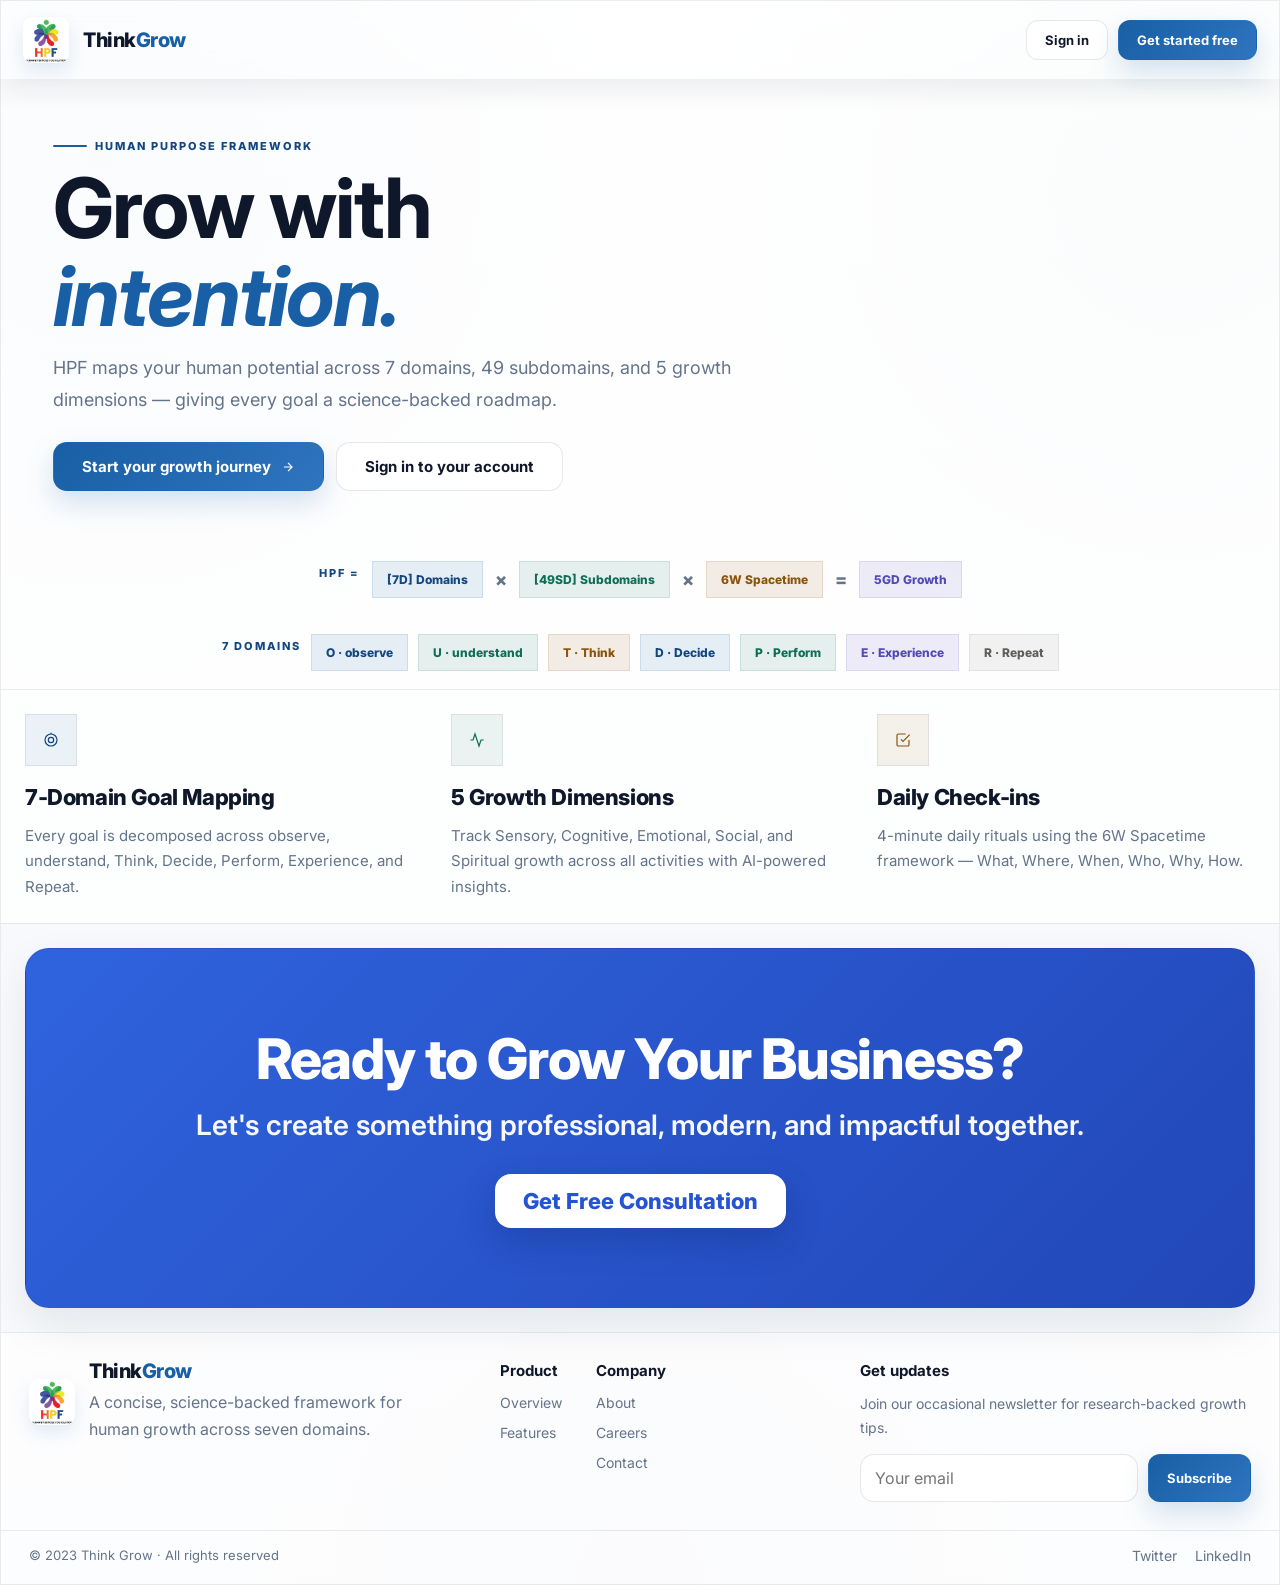
<file: index.html>
<!DOCTYPE html>
<html lang="en">
<head>
  <meta charset="UTF-8">
  <meta name="viewport" content="width=device-width, initial-scale=1.0">
  <title>Think Grow Dashboard</title>
  <link rel="preconnect" href="https://fonts.googleapis.com">
  <link rel="preconnect" href="https://fonts.gstatic.com" crossorigin>
  <link href="https://fonts.googleapis.com/css2?family=Sora:wght@400;500;600;700&family=Fraunces:opsz,wght@9..144,500;9..144,700&display=swap" rel="stylesheet">
  <link rel="stylesheet" href="style.css">
</head>
<body class="rt-dashboard dashboard-mode">
  <button id="mobile-nav-toggle" class="mobile-nav-toggle" type="button" aria-label="Toggle navigation" aria-expanded="false" onclick="toggleSidebar()">
    <span></span>
    <span></span>
    <span></span>
  </button>
  <button id="desktop-nav-toggle" class="desktop-nav-toggle" type="button" aria-label="Toggle sidebar" aria-expanded="true" onclick="toggleDesktopSidebar()">
    <span></span>
    <span></span>
    <span></span>
  </button>
  <div class="sidebar-backdrop" onclick="toggleSidebar(false)"></div>

  <div class="shell">
    <nav class="sidebar" id="sidebar">
      <div class="sidebar-logo">
        <img src="logo.jpeg" alt="LOGO">
        <div class="sidebar-brand-copy">
          <h1>Think<span><br>Grow</span></h1>
         
        </div>
      </div>

      <div class="sidebar-section">
        <div class="sidebar-section-label">Overview</div>
        <div class="nav-item active" data-view="dashboard">
          <svg class="nav-icon" fill="none" stroke="currentColor" stroke-width="1.8" viewBox="0 0 24 24"><rect x="3" y="3" width="7" height="7" rx="1"></rect><rect x="14" y="3" width="7" height="7" rx="1"></rect><rect x="3" y="14" width="7" height="7" rx="1"></rect><rect x="14" y="14" width="7" height="7" rx="1"></rect></svg>
          Dashboard
        </div>
        <div class="nav-item" data-view="my-goals">
          <svg class="nav-icon" fill="none" stroke="currentColor" stroke-width="1.8" viewBox="0 0 24 24"><path d="M9 11l3 3L22 4"></path><circle cx="12" cy="12" r="9"></circle></svg>
          My Goals
        </div>
        <div class="nav-item" data-view="hpf-guide">
          <svg class="nav-icon" fill="none" stroke="currentColor" stroke-width="1.8" viewBox="0 0 24 24"><path d="M13 2L3 14h9l-1 8 10-12h-9l1-8z"></path></svg>
          HPF Guide
        </div>
      </div>

      <div class="sidebar-section">
        <div class="sidebar-section-label">Track</div>
        <div class="nav-item" data-view="checkin">
          <svg class="nav-icon" fill="none" stroke="currentColor" stroke-width="1.8" viewBox="0 0 24 24"><path d="M9 11l3 3L22 4"></path><path d="M21 12v7a2 2 0 01-2 2H5a2 2 0 01-2-2V5a2 2 0 012-2h11"></path></svg>
          Daily Check-In
        </div>
        <div class="nav-item" data-view="journal">
          <svg class="nav-icon" fill="none" stroke="currentColor" stroke-width="1.8" viewBox="0 0 24 24"><path d="M2 3h6a4 4 0 014 4v14a3 3 0 00-3-3H2z"></path><path d="M22 3h-6a4 4 0 00-4 4v14a3 3 0 013-3h7z"></path></svg>
          Journal
        </div>
        <div class="nav-item" data-view="insights">
          <svg class="nav-icon" fill="none" stroke="currentColor" stroke-width="1.8" viewBox="0 0 24 24"><polyline points="22 12 18 12 15 21 9 3 6 12 2 12"></polyline></svg>
          Insights
        </div>
      </div>

      <div class="sidebar-section">
        <div class="sidebar-section-label">Learn</div>
        <div class="nav-item" data-view="explore-domains">
          <svg class="nav-icon" fill="none" stroke="currentColor" stroke-width="1.8" viewBox="0 0 24 24"><circle cx="11" cy="11" r="8"></circle><line x1="21" y1="21" x2="16.65" y2="16.65"></line></svg>
          Explore Domains
        </div>
        <div class="nav-item" data-view="category-matrix">
          <svg class="nav-icon" fill="none" stroke="currentColor" stroke-width="1.8" viewBox="0 0 24 24"><rect x="3" y="3" width="4" height="4"></rect><rect x="10" y="3" width="4" height="4"></rect><rect x="17" y="3" width="4" height="4"></rect><rect x="3" y="10" width="4" height="4"></rect><rect x="10" y="10" width="4" height="4"></rect><rect x="17" y="10" width="4" height="4"></rect><rect x="3" y="17" width="4" height="4"></rect><rect x="10" y="17" width="4" height="4"></rect><rect x="17" y="17" width="4" height="4"></rect></svg>
          Category Matrix
        </div>
      </div>

      <div class="sidebar-section">
        <div class="sidebar-section-label">Account</div>
        <div class="nav-item" data-view="profile">
          <svg class="nav-icon" fill="none" stroke="currentColor" stroke-width="1.8" viewBox="0 0 24 24"><circle cx="12" cy="8" r="4"></circle><path d="M4 20c0-4.4 3.6-8 8-8s8 3.6 8 8"></path></svg>
          Profile
        </div>
        <div class="nav-item" data-action="logout">
          <svg class="nav-icon" fill="none" stroke="currentColor" stroke-width="1.8" viewBox="0 0 24 24"><path d="M9 21H5a2 2 0 0 1-2-2V5a2 2 0 0 1 2-2h4"></path><polyline points="16 17 21 12 16 7"></polyline><line x1="21" y1="12" x2="9" y2="12"></line></svg>
          Logout
        </div>
      </div>

      <div class="sidebar-footer">
        <div class="user-chip">
          <div class="user-avatar" id="sidebarAvatar">AU</div>
          <div>
            <div class="user-name" id="sidebarUserName">Ashok Upadhya</div>
            <div class="user-level" id="sidebarUserLevel">Live Dashboard</div>
          </div>
        </div>
        <button type="button" class="profile-open-btn" onclick="showView('profile')">Show Profile</button>
      </div>
    </nav>

    <main class="main">
      <section class="rt-shell">
        <section id="view-dashboard" class="rt-view active">
        <header class="rt-head">
          <div>
            <p class="rt-kicker"> User Dashboard</p>
            <h1>User Activity and Progress</h1>
            <p class="rt-sub">This dashboard shows real user activity. If no activity exists, values stay zero.</p>
          </div>
          <div class="rt-live-pill">
            <span class="rt-live-dot"></span>
            <strong></strong>
            <span id="lastUpdated"></span>
          </div>
        </header>

        <section class="rt-stat-grid" aria-label="Summary metrics">
          <article class="rt-stat-card">
            <h2>Total Users</h2>
            <p class="rt-stat-value" id="totalUsers">0</p>
            <p class="rt-stat-note">Users in dataset</p>
          </article>
          <article class="rt-stat-card">
            <h2>Active Right Now</h2>
            <p class="rt-stat-value" id="activeNow">0</p>
            <p class="rt-stat-note">Users with activity</p>
          </article>
          <article class="rt-stat-card">
            <h2>Impact Score</h2>
            <p class="rt-stat-value" id="impactScore">0</p>
            <p class="rt-stat-note">Calculated from usage</p>
          </article>
          <article class="rt-stat-card">
            <h2>Updates Today</h2>
            <p class="rt-stat-value" id="updatesToday">0</p>
            <p class="rt-stat-note">Activity events received</p>
          </article>
        </section>

        <section class="rt-main-grid">
          <article class="rt-panel">
            <div class="rt-panel-head">
              <h2>Usage Summary</h2>
              <p>Which categories users are using</p>
            </div>
            <div class="rt-chart-wrap">
              <div class="rt-pie" id="usagePie" role="img" aria-label="Category usage pie chart"></div>
              <ul class="rt-legend" id="usageLegend"></ul>
            </div>
          </article>

          <article class="rt-panel">
            <div class="rt-panel-head">
              <h2>Task Completion Trend</h2>
              <p>7-day completed tasks</p>
            </div>
            <div class="rt-bars" id="dailyBars"></div>
          </article>
        </section>

        <section class="rt-main-grid">
          <article class="rt-panel">
            <div class="rt-panel-head">
              <h2>Category Usage Count</h2>
              <p>Per category activity count</p>
            </div>
            <div class="rt-list" id="domainUsageList"></div>
          </article>

          <article class="rt-panel">
            <div class="rt-panel-head">
              <h2>Completed Tasks</h2>
              <p>Latest completed tasks</p>
            </div>
            <div class="rt-list" id="goalsAchievedList"></div>
          </article>
        </section>

        </section>

        <section id="view-my-goals" class="rt-view">
          <header class="rt-head">
            <div>
              <p class="rt-kicker">Personal Growth</p>
              <h1>My Goals</h1>
              <p class="rt-sub">Track your personal growth objectives and achievements</p>
            </div>
          </header>

          <article class="rt-panel">
            <div class="rt-panel-head">
              <h2>Your Goals</h2>
              <p>Progress tracking and completion status</p>
            </div>
            <div class="goals-builder">
              <div>
                <h3>Add a Goal</h3>
                <p>Capture a goal here, then mark it complete when you finish it.</p>
              </div>
              <div class="goals-builder-form">
                <input id="newGoalInput" type="text" maxlength="120" placeholder="e.g. Finish the HPF prototype">
                <button id="addGoalButton" type="button">Add Goal</button>
              </div>
            </div>
            <div class="my-goals-section" id="myGoalsContainerMain">
              <div class="goals-empty-state">
                <p>No goals set yet. Add your first goal above to start tracking progress.</p>
              </div>
            </div>
          </article>
        </section>

        <section id="view-hpf-guide" class="rt-view">
          <header class="rt-head">
            <div>
              <p class="rt-kicker">Learn</p>
              <h1>HPF Guide</h1>
              <p class="rt-sub">Choose your situation and get a personalized HPF roadmap</p>
            </div>
          </header>

          <article class="rt-panel">
            <div class="rt-panel-head">
              <h2>What describes you right now?</h2>
              <p>Select your situation to get a personalized roadmap</p>
            </div>
            <div class="scenarios-grid" id="scenariosGrid">
              <button class="scenario-btn" data-scenario="business">
                <span class="scenario-emoji">💼</span>
                <span>Starting a Business</span>
              </button>
              <button class="scenario-btn" data-scenario="student">
                <span class="scenario-emoji">📚</span>
                <span>Student / Academic</span>
              </button>
              <button class="scenario-btn" data-scenario="time">
                <span class="scenario-emoji">⏰</span>
                <span>Time Management</span>
              </button>
              <button class="scenario-btn" data-scenario="career">
                <span class="scenario-emoji">📈</span>
                <span>Career Growth</span>
              </button>
              <button class="scenario-btn" data-scenario="health">
                <span class="scenario-emoji">🌿</span>
                <span>Health & Wellness</span>
              </button>
              <button class="scenario-btn" data-scenario="relationships">
                <span class="scenario-emoji">🤝</span>
                <span>Relationships</span>
              </button>
            </div>
          </article>

          <div id="roadmapContainer" style="display:none;">
            <article class="rt-panel">
              <div class="rt-panel-head">
                <h2 id="roadmapTitle">Designer → Digital Agency Founder</h2>
                <p id="roadmapIntro">You have design skills. Now you need business acumen, systems Think, and the courage to decide and perform.</p>
              </div>
              
              <div class="hpf-roadmap" id="hpfRoadmap">
                <div class="roadmap-step">
                  <div class="step-letter">O</div>
                  <div class="step-content">
                    <h4>Observe the market</h4>
                    <p>Spend 2 weeks doing nothing but market research. Interview 5 potential clients. Observe your competition closely. Use Analytical and External observe subdomains.</p>
                    <div class="step-domain">observe — PCAREIA</div>
                  </div>
                </div>

                <div class="roadmap-step">
                  <div class="step-letter">U</div>
                  <div class="step-content">
                    <h4>Understand your niche</h4>
                    <p>You cannot serve everyone. Use Contextual and Adaptive understand to define exactly what type of clients you serve best and why you are the right person.</p>
                    <div class="step-domain">understand — CECIARI</div>
                  </div>
                </div>

                <div class="roadmap-step">
                  <div class="step-letter">T</div>
                  <div class="step-content">
                    <h4>Think through your model</h4>
                    <p>Use System Think to map your business model. Use Creative Think to differentiate your offer. Use Logical Think to build your pricing.</p>
                    <div class="step-domain">Think — LCCASAH</div>
                  </div>
                </div>

                <div class="roadmap-step">
                  <div class="step-letter">D</div>
                  <div class="step-content">
                    <h4>Decide and commit</h4>
                    <p>Stop overThink. Use Strategic and Informed Decide to commit to your first 3 target clients, your pricing, and your launch date.</p>
                    <div class="step-domain">Decide — RIICETS</div>
                  </div>
                </div>

                <div class="roadmap-step">
                  <div class="step-letter">P</div>
                  <div class="step-content">
                    <h4>Perform relentlessly</h4>
                    <p>Execute with Efficient and Skillful perfrom. Build your portfolio. Reach out to 10 people. Deliver exceptional work for your first client.</p>
                    <div class="step-domain">perfrom — ECCASSE</div>
                  </div>
                </div>

                <div class="roadmap-step">
                  <div class="step-letter">E</div>
                  <div class="step-content">
                    <h4>Experience and learn</h4>
                    <p>Every project is data. Use Learning and Cognitive Experience to capture what works and what does not after each engagement.</p>
                    <div class="step-domain">Experience — SCESCLT</div>
                  </div>
                </div>

                <div class="roadmap-step">
                  <div class="step-letter">R</div>
                  <div class="step-content">
                    <h4>Repeat and scale</h4>
                    <p>Use Habitual and Strategic Repeat to build systems. Systematise your process so it runs without you being in every decision.</p>
                    <div class="step-domain">Repeat — IRACSHP</div>
                  </div>
                </div>
              </div>

              <button class="btn btn-primary" onclick="startTrackingGoal()" style="margin-top: 20px;">Start tracking this goal</button>
            </article>
          </div>
        </section>

        <section id="view-checkin" class="rt-view">
          <header class="rt-head">
            <div>
              <p class="rt-kicker">Track</p>
              <h1>Daily Check-in</h1>
              <p class="rt-sub">Record categories used and tasks completed today.</p>
            </div>
          </header>

          <article class="rt-panel">
            <div class="rt-panel-head">
              <h2>Today's Input</h2>
              <p>Values update the dashboard immediately.</p>
            </div>

            <div class="w6-grid">
              <div class="w6-card">
                <div class="w6-q">Date</div>
                <div class="w6-label">Check-in Date</div>
                <input class="w6-inp" id="checkinDate" type="date">
              </div>
              <div class="w6-card">
                <div class="w6-q">Task</div>
                <div class="w6-label">Task Title</div>
                <input class="w6-inp" id="goalTitleInput" type="text" placeholder="Task completed today">
              </div>
              <div class="w6-card">
                <div class="w6-q">Status</div>
                <div class="w6-label">Completed Today</div>
                <label style="display:flex;align-items:center;gap:8px;margin-top:8px">
                  <input id="goalAchievedInput" type="checkbox">
                  <span>Mark task as completed</span>
                </label>
              </div>
            </div>

            <div class="checkin-card" style="margin-top:12px">
              <div class="checkin-q">Category Usage (0 to 5)</div>
              <div class="w6-grid" id="domainCheckinGrid"></div>
            </div>

            <div class="checkin-card">
              <div class="checkin-q">Notes</div>
              <textarea class="w6-inp" id="checkinNotes" placeholder="Optional reflection"></textarea>
            </div>

            <button class="btn btn-primary" type="button" onclick="saveDailyCheckin()">Save Daily Check-in</button>
            <div id="checkinStatus" style="margin-top:12px;color:#0f6e56;font-weight:600"></div>
          </article>
        </section>

        <section id="view-journal" class="rt-view">
          <header class="rt-head">
            <div>
              <p class="rt-kicker">Track</p>
              <h1>Journal</h1>
              <p class="rt-sub">Review all your daily check-in entries and category usage history.</p>
            </div>
          </header>

          <article class="rt-panel">
            <div class="rt-panel-head">
              <h2>Your Entries</h2>
              <p>All check-ins in reverse chronological order</p>
            </div>
            <div class="rt-journal-entries" id="journalEntriesList"></div>
          </article>
        </section>

        <section id="view-insights" class="rt-view">
          <header class="rt-head">
            <div>
              <p class="rt-kicker">Analytics</p>
              <h1>Insights & Growth</h1>
              <p class="rt-sub">Real-time user growth tracking and engagement metrics.</p>
            </div>
          </header>

          <section class="rt-main-grid">
            <article class="rt-panel">
              <div class="rt-panel-head">
                <h2>User Growth</h2>
                <p>Active participation trend</p>
              </div>
              <div class="insights-metric-grid">
                <div class="insights-metric">
                  <span class="insights-metric-label">Total Users</span>
                  <span class="insights-metric-value" id="insightsTotalUsers">0</span>
                  <span class="insights-metric-change">registered</span>
                </div>
                <div class="insights-metric">
                  <span class="insights-metric-label">Active Today</span>
                  <span class="insights-metric-value" id="insightsActiveNow">0</span>
                  <span class="insights-metric-change">with activity</span>
                </div>
                <div class="insights-metric">
                  <span class="insights-metric-label">Daily Activity</span>
                  <span class="insights-metric-value" id="insightsUpdatesToday">0</span>
                  <span class="insights-metric-change">events logged</span>
                </div>
                <div class="insights-metric">
                  <span class="insights-metric-label">Impact Score</span>
                  <span class="insights-metric-value" id="insightsImpactScore">0%</span>
                  <span class="insights-metric-change">completion rate</span>
                </div>
              </div>
            </article>

            <article class="rt-panel">
              <div class="rt-panel-head">
                <h2>7-Day Activity Trend</h2>
                <p>Daily goal completions over time</p>
              </div>
              <div class="rt-bars" id="insightsBars"></div>
            </article>
          </section>

          <section class="rt-main-grid">
            <article class="rt-panel">
              <div class="rt-panel-head">
                <h2>Category Performance</h2>
                <p>Usage distribution across all categories</p>
              </div>
              <div class="insights-category-performance" id="insightsCategoryPerf"></div>
            </article>

            <article class="rt-panel">
              <div class="rt-panel-head">
                <h2>Top Categories</h2>
                <p>Most used categories by engagement</p>
              </div>
              <div class="rt-list" id="insightsTopCategories"></div>
            </article>
          </section>
        </section>

        <section id="view-explore-domains" class="rt-view">
          <header class="rt-head">
            <div>
              <p class="rt-kicker">Learn</p>
              <h1>Explore Domains</h1>
              <p class="rt-sub">7 domains · 49 subdomains · Each mapped to 5 growth dimensions & 6 ways to engage</p>
            </div>
          </header>

          <div class="explore-domains-grid" id="domainsGrid"></div>

          <div class="explore-domain-detail" id="domainDetail" style="display:none;">
            <button class="btn-back" onclick="closeDomainDetail()">← Back to Domains</button>
            <article class="rt-panel">
              <div class="domain-detail-header" id="domainDetailHeader"></div>
              <div class="domain-detail-description" id="domainDetailDesc"></div>
              
              <div class="domain-section">
                <h3 class="domain-section-title">5 Growth Dimensions</h3>
                <div class="dimensions-grid" id="domainDimensions"></div>
              </div>

              <div class="domain-section">
                <h3 class="domain-section-title">6 Ways to Engage</h3>
                <div class="ways-grid" id="domainWays"></div>
              </div>

              <div class="domain-section">
                <h3 class="domain-section-title">7 Subdomains</h3>
                <div class="subdomains-grid" id="domainSubdomains"></div>
              </div>
            </article>
          </div>
        </section>

        <section id="view-category-matrix" class="rt-view">
          <header class="rt-head">
            <div>
              <p class="rt-kicker">Learn</p>
              <h1>Domain Interaction Matrix</h1>
              <p class="rt-sub">How the 7 HPF domains connect and influence each other</p>
            </div>
          </header>

          <article class="rt-panel">
            <p style="font-size:12px;color:var(--gray);line-height:1.7;margin-bottom:14px">The matrix [D] shows how each domain flows into others. A value of <span class="m1">1</span> means a direct connection — that the row domain actively feeds into the column domain in the HPF cycle.</p>
            <div class="matrix-scroll" id="matrix-table"></div>
          </article>

          <article class="rt-panel">
            <div class="rt-panel-head">
              <h2>Subdomain → Growth Dimension Mapping</h2>
            </div>
            <div class="matrix-scroll" id="sd-matrix-table"></div>
          </article>
        </section>

        <section id="view-profile" class="rt-view">
          <header class="rt-head">
            <div>
              <p class="rt-kicker">Account</p>
              <h1>My Profile</h1>
              <p class="rt-sub">Your identity, usage summary, and dashboard activity details.</p>
            </div>
          </header>

          <article class="rt-panel profile-hero-card">
            <div class="profile-avatar-large" id="profileAvatar">AU</div>
            <div>
              <h2 id="profileName">Ashok Upadhya</h2>
              <p id="profileEmail">No email saved</p>
              <div class="profile-meta-pills">
                <span id="profileRole">Member</span>
                <span id="profileJoined">Joined recently</span>
              </div>
            </div>
          </article>

          <section class="rt-main-grid">
            <article class="rt-panel">
              <div class="rt-panel-head">
                <h2>Profile Details</h2>
                <p>Personal and account information</p>
              </div>
              <div class="profile-details-grid" id="profileDetailsGrid"></div>
            </article>

            <article class="rt-panel">
              <div class="rt-panel-head">
                <h2>Activity Snapshot</h2>
                <p>Current dashboard stats</p>
              </div>
              <div class="profile-details-grid" id="profileActivityGrid"></div>
            </article>
          </section>
        </section>
      </section>
    </main>
  </div>

  <script src="script.js"></script>
</body>
</html>
</file>
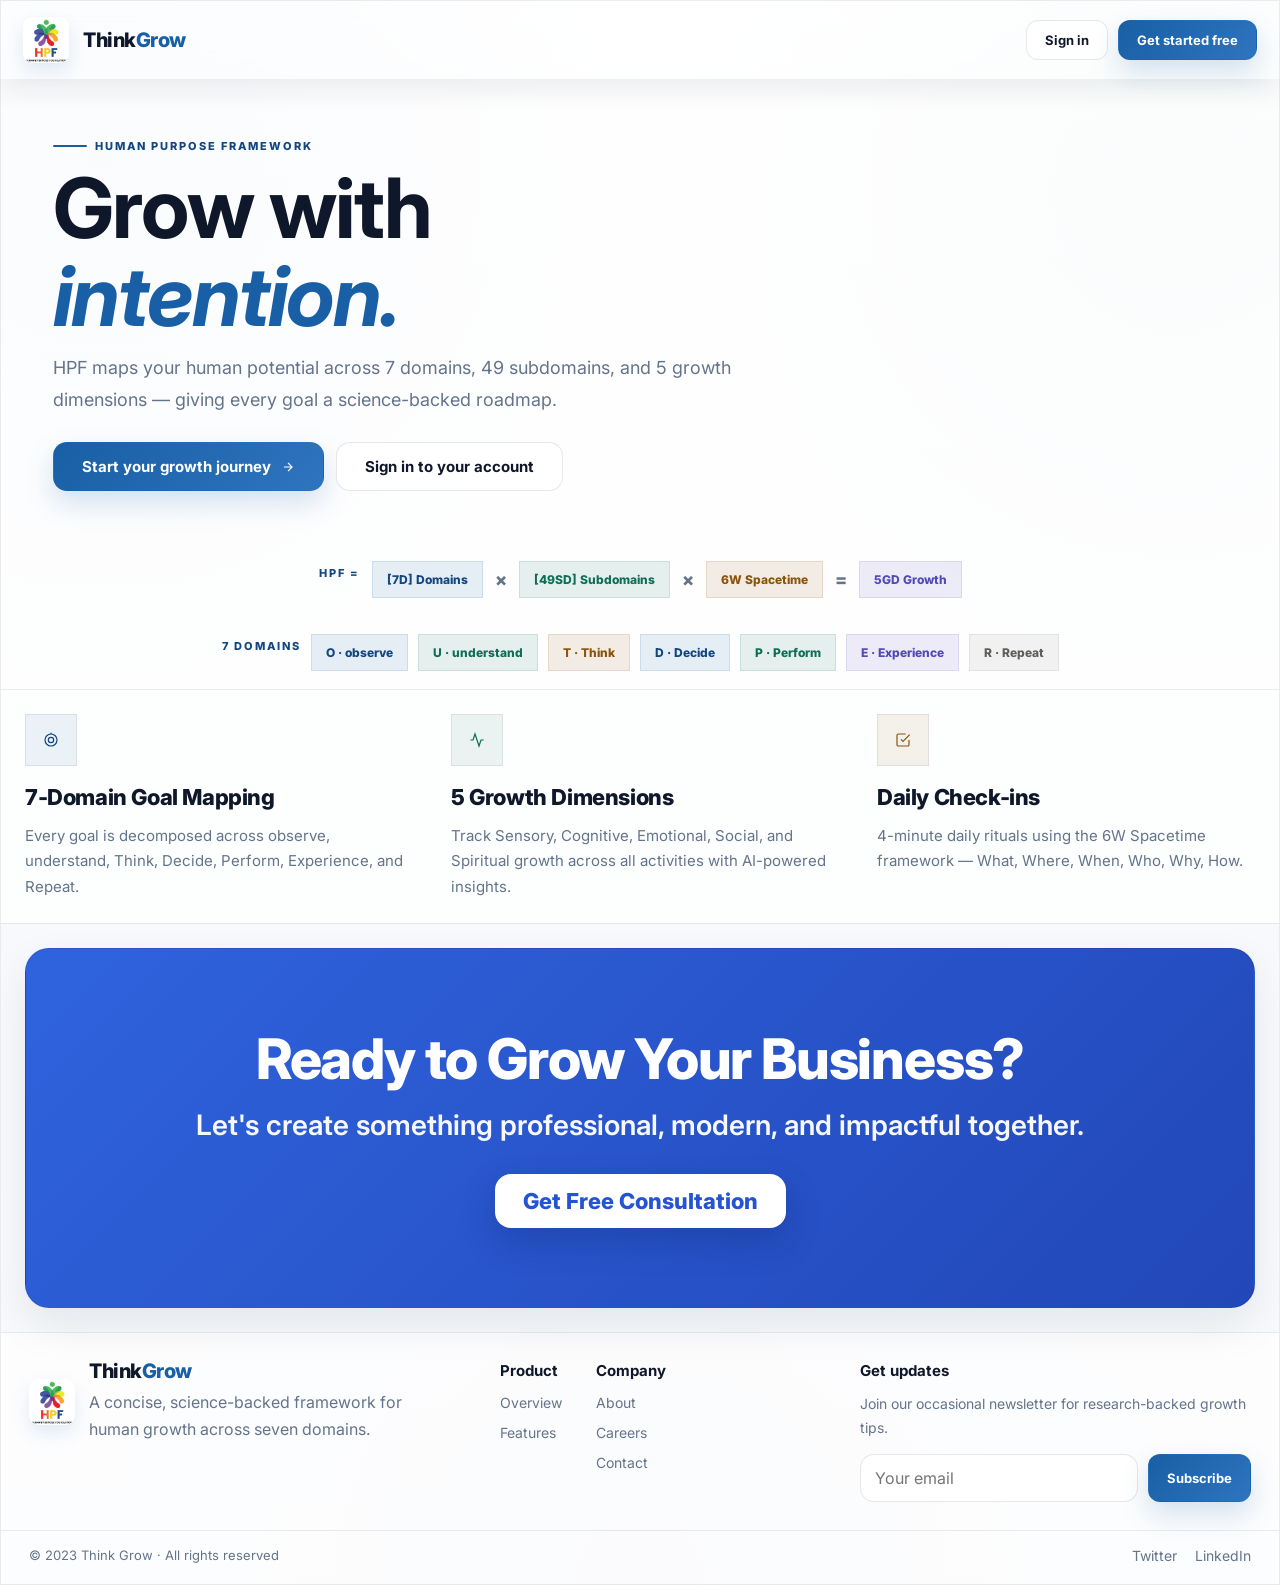
<file: Landing page/landingpage.html>
<!DOCTYPE html>
<html lang="en">
<head>
  <meta charset="UTF-8" />
  <meta name="viewport" content="width=device-width, initial-scale=1.0"/>
  <title>Think Grow — Human Purpose Framework</title>

  <link rel="preconnect" href="https://fonts.googleapis.com">
  <link href="https://fonts.googleapis.com/css2?family=Inter:wght@400;500;600;700;800&display=swap" rel="stylesheet">

  <style>
    * {
      margin: 0;
      padding: 0;
      box-sizing: border-box;
      font-family: 'Inter', sans-serif;
    }

    :root {
      --blue: #185fa5;
      --blue-dark: #124781;
      --blue-soft: #e6f1fb;
      --teal: #0f6e56;
      --teal-soft: #e1f5ee;
      --amber: #854f0b;
      --amber-soft: #faeeda;
      --purple: #534ab7;
      --purple-soft: #eeedfe;
      --ink: #0f172a;
      --gray: #64748b;
      --border: rgba(15, 23, 42, 0.08);
      --shadow: 0 18px 44px rgba(15, 23, 42, 0.08);
    }

    body {
      background:
        radial-gradient(circle at 8% 10%, rgba(24,95,165,.13), transparent 28%),
        radial-gradient(circle at 92% 12%, rgba(15,110,86,.11), transparent 26%),
        radial-gradient(circle at 50% 100%, rgba(83,74,183,.08), transparent 32%),
        linear-gradient(180deg, #fbfcfe 0%, #f4f7fb 58%, #eef3f7 100%);
      color: var(--ink);
      overflow-x: hidden;
    }

    html,
    body {
      width: 100%;
      margin: 0;
      padding: 0;
    }

    a {
      text-decoration: none;
    }

    img {
      max-width: 100%;
      display: block;
    }

    .container {
      width: 100%;
      max-width: 100%;
      margin: 0;
    }

    .panel {
      background: rgba(255, 255, 255, 0.84);
      border: 1px solid var(--border);
      box-shadow: var(--shadow);
      backdrop-filter: blur(14px);
    }

    .btn {
      display: inline-flex;
      align-items: center;
      justify-content: center;
      gap: 10px;
      padding: 14px 28px;
      border-radius: 14px;
      border: 1px solid transparent;
      font-weight: 700;
      font-size: 15px;
      cursor: pointer;
      transition: transform .2s ease, box-shadow .2s ease, background .2s ease, border-color .2s ease;
      white-space: nowrap;
    }

    .btn:hover {
      transform: translateY(-2px);
    }

    .btn-primary {
      background: linear-gradient(135deg, var(--blue) 0%, #2f74bf 100%);
      color: #fff;
      box-shadow: 0 12px 28px rgba(24,95,165,.18);
    }

    .btn-primary:hover {
      box-shadow: 0 16px 34px rgba(24,95,165,.24);
    }

    .btn-secondary {
      background: #fff;
      border-color: rgba(15,23,42,.1);
      color: var(--ink);
    }

    .btn-secondary:hover {
      border-color: rgba(24,95,165,.16);
      background: #f8fbfe;
    }

    .btn-soft {
      background: rgba(255,255,255,.88);
      border-color: rgba(15,23,42,.1);
      color: var(--ink);
    }

    .btn-soft:hover {
      background: #fff;
      border-color: rgba(24,95,165,.18);
    }

    .btn-sm {
      padding: 11px 18px;
      font-size: 13px;
      border-radius: 12px;
    }

    #landing {
      min-height: 100vh;
      padding: 0;
      display: flex;
      flex-direction: column;
      gap: 0;
    }

    .landing-flow {
      margin-top: 0;
      background: rgba(255, 255, 255, 0.86);
      border: 1px solid var(--border);
      border-top: 0;
      border-radius: 0;
      box-shadow: var(--shadow);
      overflow: hidden;
    }

    .landing-flow .panel:not(.hero-cta-box) {
      background: transparent;
      border: 0;
      box-shadow: none;
      backdrop-filter: none;
    }

    .land-nav,
    .hero-content,
    .formula-strip,
    .land-domains-row,
    .feat-card,
    .footer-inner {
      border-radius: 0;
    }

    .land-nav {
      position: sticky;
      top: 0;
      z-index: 30;
      display: flex;
      justify-content: space-between;
      align-items: center;
      gap: 18px;
      padding: 16px 22px;
      border-radius: 0;
      border-bottom: 0;
      box-shadow: 0 12px 26px rgba(15, 23, 42, 0.07);
    }

    .logo-svg-wrap,
    .footer-brand {
      display: flex;
      align-items: center;
      gap: 14px;
    }

    .logo-icon {
      width: 46px;
      height: 46px;
      object-fit: cover;
      border-radius: 10px;
      box-shadow: 0 8px 18px rgba(24,95,165,.12);
    }

    .logo-wordmark .grow,
    .brand-copy .grow {
      font-family: 'Inter', sans-serif;
      font-size: 20px;
      line-height: 1;
      letter-spacing: -0.5px;
      font-weight: 800;
      color: var(--ink);
    }

    .logo-wordmark .grow span,
    .brand-copy .grow span {
      color: var(--blue);
    }

    .tagline {
      margin-top: 4px;
      font-size: 10px;
      letter-spacing: 1.6px;
      text-transform: uppercase;
      color: var(--gray);
    }

    .land-nav-right {
      display: flex;
      gap: 10px;
      flex-wrap: wrap;
    }

    .hero-wrap {
      display: grid;
      grid-template-columns: 1fr;
      gap: 0;
      align-items: stretch;
    }

    .hero-content {
      padding: clamp(30px, 5vw, 52px);
    }

    .land-overline,
    .formula-label,
    .domains-label {
      display: inline-flex;
      align-items: center;
      gap: 8px;
      font-size: 11px;
      letter-spacing: 2px;
      text-transform: uppercase;
      font-weight: 800;
      color: var(--blue-dark);
      margin-bottom: 14px;
    }

    .land-overline::before {
      content: '';
      width: 34px;
      height: 2px;
      border-radius: 99px;
      background: var(--blue);
    }

    .land-h1 {
      font-size: clamp(3rem, 7vw, 5.2rem);
      line-height: .98;
      letter-spacing: -1.8px;
      margin-bottom: 16px;
      max-width: 9.5ch;
    }

    .land-h1 em {
      font-style: italic;
      color: var(--blue);
      font-weight: 700;
      display: block;
      margin-top: 6px;
    }

    .land-sub {
      max-width: 62ch;
      color: var(--gray);
      font-size: 18px;
      line-height: 1.78;
      margin-bottom: 26px;
    }

    .land-ctas {
      display: flex;
      gap: 12px;
      flex-wrap: wrap;
    }

    .hero-cta-box {
      min-height: 540px;
      display: flex;
      align-items: center;
      justify-content: center;
      text-align: center;
      padding: 36px;
      color: #fff;
      background: linear-gradient(135deg, #2f63de 0%, #2247b8 100%);
    }

    .hero-cta-box h2 {
      font-size: clamp(38px, 5vw, 56px);
      line-height: 1.12;
      letter-spacing: -1.2px;
      font-weight: 800;
      margin-bottom: 16px;
    }

    .hero-cta-box p {
      font-size: clamp(19px, 2.2vw, 34px);
      line-height: 1.3;
      opacity: 0.96;
      font-weight: 600;
      margin-bottom: 30px;
    }

    .cta-consult {
      background: #fff;
      color: #2454d3;
      border: 0;
      border-radius: 16px;
      padding: 14px 28px;
      font-size: 22px;
      font-weight: 800;
      box-shadow: 0 14px 34px rgba(11, 28, 95, 0.24);
    }

    .cta-consult:hover {
      transform: translateY(-2px);
      box-shadow: 0 18px 40px rgba(11, 28, 95, 0.28);
    }

    .formula-strip,
    .land-domains-row,
    .land-features,
    .site-footer {
      margin-top: 0;
    }

    .formula-strip {
      padding: 18px 20px;
      display: flex;
      align-items: center;
      justify-content: center;
      gap: 12px;
      flex-wrap: wrap;
      text-align: center;
      border-top: 1px solid var(--border);
    }

    .fp {
      padding: 10px 14px;
      font-size: 12px;
      font-weight: 800;
      border: 1px solid transparent;
    }

    .fp.domains {
      background: rgba(24,95,165,.1);
      color: var(--blue-dark);
      border-color: rgba(24,95,165,.12);
    }

    .fp.subdomains {
      background: rgba(15,110,86,.1);
      color: var(--teal);
      border-color: rgba(15,110,86,.12);
    }

    .fp.spacetime {
      background: rgba(133,79,11,.1);
      color: #8a540d;
      border-color: rgba(133,79,11,.12);
    }

    .fp.growth {
      background: rgba(83,74,183,.1);
      color: var(--purple);
      border-color: rgba(83,74,183,.12);
    }

    .fp-op {
      color: var(--gray);
      font-size: 18px;
      font-weight: 800;
    }

    .land-domains-row {
      padding: 18px 20px;
      display: flex;
      align-items: center;
      justify-content: center;
      gap: 10px;
      flex-wrap: wrap;
      border-top: 1px solid var(--border);
    }

    .d-bubble {
      padding: 10px 14px;
      font-size: 12px;
      font-weight: 800;
      border: 1px solid transparent;
      font-family: inherit;
    }

    .d-bubble.blue {
      background: rgba(24,95,165,.1);
      color: var(--blue-dark);
      border-color: rgba(24,95,165,.12);
    }

    .d-bubble.teal {
      background: rgba(15,110,86,.1);
      color: var(--teal);
      border-color: rgba(15,110,86,.12);
    }

    .d-bubble.orange {
      background: rgba(133,79,11,.1);
      color: #8a540d;
      border-color: rgba(133,79,11,.12);
    }

    .d-bubble.purple {
      background: rgba(83,74,183,.1);
      color: var(--purple);
      border-color: rgba(83,74,183,.12);
    }

    .d-bubble.gray {
      background: rgba(95,94,90,.08);
      color: #5f5e5a;
      border-color: rgba(95,94,90,.1);
    }

    .land-features {
      display: grid;
      grid-template-columns: repeat(3, minmax(0, 1fr));
      gap: 0;
      border-top: 1px solid var(--border);
    }

    .feat-card {
      padding: 24px;
      border-right: 1px solid var(--border);
      transition: transform .2s ease, box-shadow .2s ease, border-color .2s ease;
    }

    .land-features .feat-card:last-child {
      border-right: 0;
    }

    .feat-card:hover {
      transform: translateY(-4px);
      border-color: rgba(24,95,165,.14);
      box-shadow: 0 24px 48px rgba(15,23,42,.08);
    }

    .feat-icon {
      width: 52px;
      height: 52px;
      display: flex;
      align-items: center;
      justify-content: center;
      margin-bottom: 18px;
      border: 1px solid rgba(15,23,42,.08);
      background: #fff;
    }

    .feat-icon.blue {
      background: rgba(24,95,165,.08);
      color: var(--blue-dark);
    }

    .feat-icon.teal {
      background: rgba(15,110,86,.08);
      color: var(--teal);
    }

    .feat-icon.orange {
      background: rgba(133,79,11,.08);
      color: #8a540d;
    }

    .feat-title {
      font-size: 22px;
      line-height: 1.2;
      margin-bottom: 12px;
      font-weight: 800;
      letter-spacing: -0.4px;
    }

    .feat-desc {
      color: var(--gray);
      line-height: 1.7;
      font-size: 15px;
    }

    .site-footer {
      padding: 0;
      border-top: 1px solid var(--border);
    }

    .prefooter-cta {
      border-top: 1px solid var(--border);
      padding: 24px;
      background: #f7f9fc;
    }

    .prefooter-cta .hero-cta-box {
      min-height: 360px;
      border-radius: 24px;
      overflow: hidden;
    }

    .footer-inner {
      padding: 28px;
      display: grid;
      grid-template-columns: 1.2fr .9fr 1fr;
      gap: 24px;
    }

    .brand-copy .footer-desc {
      margin-top: 8px;
      color: var(--gray);
      max-width: 320px;
      line-height: 1.7;
    }

    .footer-links {
      display: flex;
      gap: 34px;
      flex-wrap: wrap;
    }

    .links-col h4,
    .footer-newsletter h4 {
      font-size: 15px;
      margin-bottom: 12px;
    }

    .links-col ul {
      list-style: none;
    }

    .links-col li {
      margin-bottom: 10px;
    }

    .links-col a,
    .social-link {
      color: var(--gray);
      font-size: 14px;
    }

    .links-col a:hover,
    .social-link:hover {
      color: var(--blue);
    }

    .small {
      color: var(--gray);
      font-size: 14px;
      line-height: 1.7;
      margin-bottom: 14px;
    }

    .newsletter-form {
      display: flex;
      gap: 10px;
    }

    .newsletter-form input {
      flex: 1;
      padding: 13px 14px;
      border: 1px solid rgba(15,23,42,.1);
      border-radius: 14px;
      background: #fff;
      font: inherit;
    }

    .footer-bottom {
      margin-top: 0;
      padding: 16px 28px 20px;
      display: flex;
      justify-content: space-between;
      align-items: center;
      gap: 14px;
      color: var(--gray);
      font-size: 13px;
      border-top: 1px solid var(--border);
    }

    .social-link + .social-link {
      margin-left: 14px;
    }

    @media (max-width: 1024px) {
      .hero-wrap,
      .footer-inner,
      .land-features {
        grid-template-columns: 1fr;
      }

      .feat-card {
        border-right: 0;
        border-top: 1px solid var(--border);
      }

      .land-features .feat-card:first-child {
        border-top: 0;
      }

      .hero-cta-box {
        min-height: 420px;
      }
    }

    @media (max-width: 860px) {
      .land-nav {
        flex-direction: column;
        align-items: flex-start;
      }

      .land-nav-right,
      .land-ctas,
      .newsletter-form,
      .footer-bottom {
        width: 100%;
      }

      .land-ctas,
      .newsletter-form {
        flex-direction: column;
      }

      .land-ctas .btn,
      .newsletter-form .btn {
        width: 100%;
      }

      .footer-bottom {
        flex-direction: column;
        align-items: flex-start;
      }
    }

    @media (max-width: 720px) {
      #landing {
        padding-top: 0;
      }

      .hero-cta-box {
        min-height: 360px;
      }

      .cta-consult {
        width: 100%;
        font-size: 18px;
      }

      .land-h1 {
        max-width: 100%;
      }

      .footer-links {
        gap: 22px;
      }

      .prefooter-cta {
        padding: 16px;
      }

      .prefooter-cta .hero-cta-box {
        min-height: 300px;
      }
    }

    @media (max-width: 540px) {
      .logo-wordmark {
        display: none;
      }

      .land-nav,
      .hero-content,
      .formula-strip,
      .land-domains-row,
      .feat-card,
      .footer-inner {
        border-radius: 0;
      }

      .land-h1 {
        font-size: 3rem;
      }

      .land-sub {
        font-size: 16px;
      }

      .hero-cta-box {
        min-height: 300px;
        padding: 26px;
      }

      .hero-cta-box p {
        margin-bottom: 22px;
      }
    }
  </style>
</head>

<body>

  <section id="landing">
    <div class="container">
      <nav class="land-nav panel">
        <div class="logo-svg-wrap">
          <img class="logo-icon" src="../logo.jpeg" alt="Think Grow logo">
          <div class="logo-wordmark">
            <div class="grow">Think<span>Grow</span></div>
           
          </div>
        </div>

        <div class="land-nav-right">
          <a class="btn btn-soft btn-sm" href="../Login/signup/login.html">Sign in</a>
          <a class="btn btn-primary btn-sm" href="../Login/signup/signup.html">Get started free</a>
        </div>
      </nav>
    </div>

    <div class="container landing-flow">
      <div class="hero-wrap">
      <div class="hero-content panel">
        <div class="land-overline">Human Purpose Framework</div>
        <h1 class="land-h1">
          Grow with
          <em>intention.</em>
        </h1>

        <p class="land-sub">
          HPF maps your human potential across 7 domains, 49 subdomains, and 5 growth dimensions — giving every goal a science-backed roadmap.
        </p>

        <div class="land-ctas">
          <a class="btn btn-primary" href="../Login/signup/signup.html">
            Start your growth journey
            <svg width="14" height="14" fill="none" stroke="currentColor" stroke-width="2" viewBox="0 0 24 24"><path d="M5 12h14M12 5l7 7-7 7"/></svg>
          </a>
          <a class="btn btn-secondary" href="../Login/signup/login.html">Sign in to your account</a>
        </div>
      </div>

      </div>

      <div class="formula-strip panel">
        <span class="formula-label">HPF =</span>
        <span class="fp domains">[7D] Domains</span>
        <span class="fp-op">×</span>
        <span class="fp subdomains">[49SD] Subdomains</span>
        <span class="fp-op">×</span>
        <span class="fp spacetime">6W Spacetime</span>
        <span class="fp-op">=</span>
        <span class="fp growth">5GD Growth</span>
      </div>

      <div class="land-domains-row panel">
        <span class="domains-label">7 Domains</span>
        <a class="d-bubble blue" href="../Login/signup/signup.html">O · observe</a>
        <a class="d-bubble teal" href="../Login/signup/signup.html">U · understand</a>
        <a class="d-bubble orange" href="../Login/signup/signup.html">T · Think</a>
        <a class="d-bubble blue" href="../Login/signup/signup.html">D · Decide</a>
        <a class="d-bubble teal" href="../Login/signup/signup.html">P · Perform</a>
        <a class="d-bubble purple" href="../Login/signup/signup.html">E · Experience</a>
        <a class="d-bubble gray" href="../Login/signup/signup.html">R · Repeat</a>
      </div>

      <div class="land-features">
        <div class="feat-card panel">
          <div class="feat-icon blue">
            <svg width="16" height="16" fill="none" stroke="currentColor" stroke-width="1.8" viewBox="0 0 24 24"><circle cx="12" cy="12" r="9"/><circle cx="12" cy="12" r="4"/><line x1="12" y1="3" x2="12" y2="1"/></svg>
          </div>
          <div class="feat-title">7-Domain Goal Mapping</div>
          <div class="feat-desc">Every goal is decomposed across observe, understand, Think, Decide, Perform, Experience, and Repeat.</div>
        </div>

        <div class="feat-card panel">
          <div class="feat-icon teal">
            <svg width="16" height="16" fill="none" stroke="currentColor" stroke-width="1.8" viewBox="0 0 24 24"><polyline points="22 12 18 12 15 21 9 3 6 12 2 12"/></svg>
          </div>
          <div class="feat-title">5 Growth Dimensions</div>
          <div class="feat-desc">Track Sensory, Cognitive, Emotional, Social, and Spiritual growth across all activities with AI-powered insights.</div>
        </div>

        <div class="feat-card panel">
          <div class="feat-icon orange">
            <svg width="16" height="16" fill="none" stroke="currentColor" stroke-width="1.8" viewBox="0 0 24 24"><path d="M9 11l3 3L22 4"/><path d="M21 12v7a2 2 0 01-2 2H5a2 2 0 01-2-2V5a2 2 0 012-2h11"/></svg>
          </div>
          <div class="feat-title">Daily Check-ins</div>
          <div class="feat-desc">4-minute daily rituals using the 6W Spacetime framework — What, Where, When, Who, Why, How.</div>
        </div>
      </div>

      <div class="prefooter-cta">
        <div class="hero-cta-box panel">
          <div>
            <h2>Ready to Grow Your Business?</h2>
            <p>Let's create something professional, modern, and impactful together.</p>
            <a class="btn cta-consult" href="../Login/signup/signup.html">Get Free Consultation</a>
          </div>
        </div>
      </div>

      <footer class="site-footer">
        <div class="footer-inner panel">
          <div>
            <div class="footer-brand">
              <img class="logo-icon" src="../logo.jpeg" alt="Think Grow logo">
              <div class="brand-copy">
                <div class="grow">Think<span>Grow</span></div>
                <p class="footer-desc">A concise, science-backed framework for human growth across seven domains.</p>
              </div>
            </div>
          </div>

          <div class="footer-links">
            <div class="links-col">
              <h4>Product</h4>
              <ul>
                <li><a href="#">Overview</a></li>
                <li><a href="#">Features</a></li>
              </ul>
            </div>
            <div class="links-col">
              <h4>Company</h4>
              <ul>
                <li><a href="#">About</a></li>
                <li><a href="#">Careers</a></li>
                <li><a href="#">Contact</a></li>
              </ul>
            </div>
          </div>

          <div class="footer-newsletter">
            <h4>Get updates</h4>
            <p class="small">Join our occasional newsletter for research-backed growth tips.</p>
            <form class="newsletter-form" onsubmit="event.preventDefault(); alert('Thanks — newsletter signup is a demo.');">
              <input type="email" placeholder="Your email" aria-label="Email" required>
              <button class="btn btn-primary btn-sm" type="submit">Subscribe</button>
            </form>
          </div>
        </div>

        <div class="footer-bottom">
          <div class="legal">© 2023 Think Grow · All rights reserved</div>
          <div class="social">
            <a href="#" aria-label="Twitter" class="social-link">Twitter</a>
            <a href="#" aria-label="LinkedIn" class="social-link">LinkedIn</a>
          </div>
        </div>
      </footer>
    </div>
  </section>

  <script>
    try { 
      // If user already logged in, send them to the dashboard directly
      if (sessionStorage.getItem('Think GrowLoggedIn') === 'true' || localStorage.getItem('Think GrowLoggedIn') === 'true') {
        window.location.href = '../index.html';
      }
      localStorage.setItem('Think GrowLandingVisited', 'true');
    } catch (e) { /* ignore */ }
  </script>
</body>
</html>
</file>
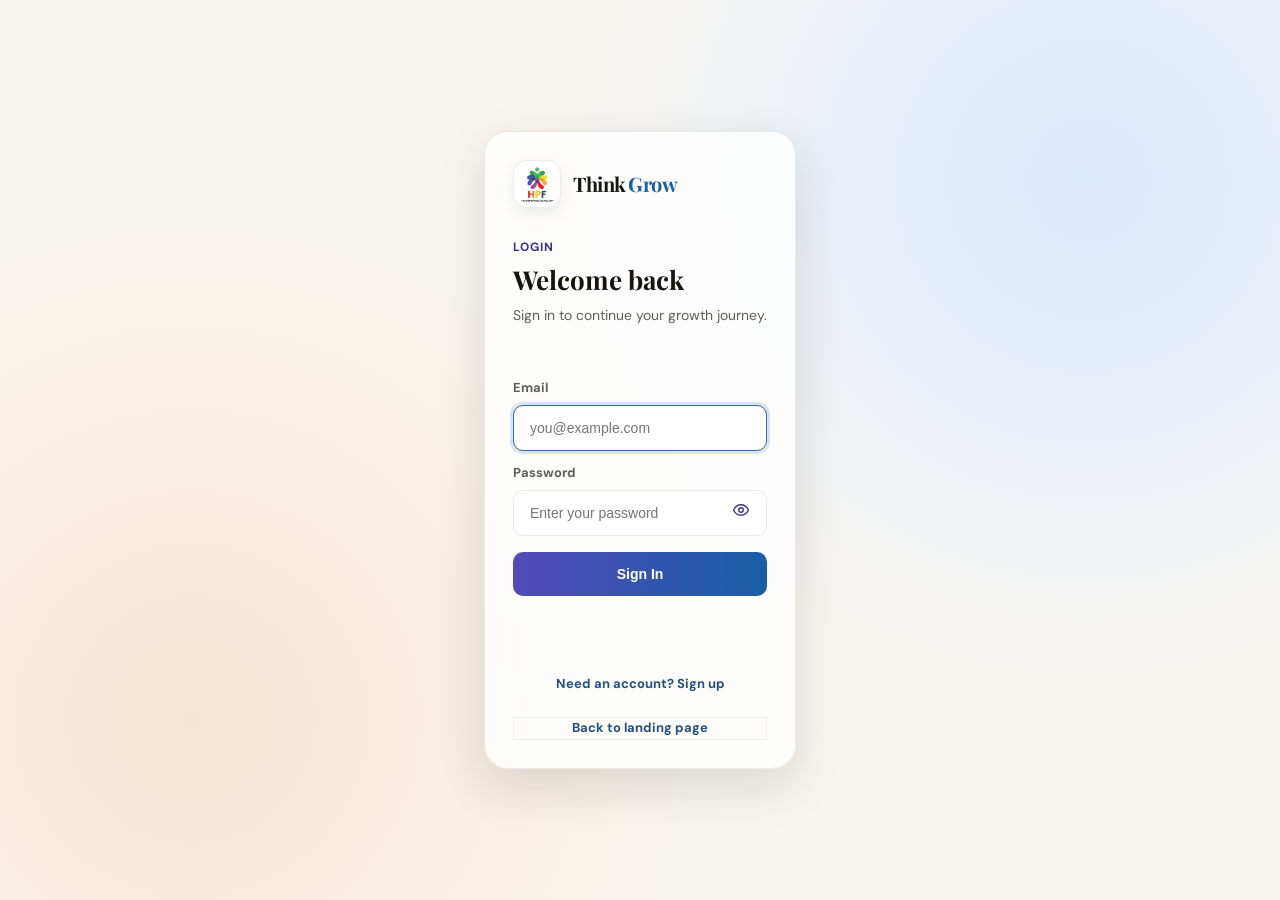
<file: Login/signup/login.html>
<!DOCTYPE html>
<html lang="en">
<head>
	<meta charset="UTF-8">
	<meta name="viewport" content="width=device-width, initial-scale=1.0">
	<title>Login | Think Grow</title>
	<link rel="preconnect" href="https://fonts.googleapis.com">
	<link rel="preconnect" href="https://fonts.gstatic.com" crossorigin>
	<link href="https://fonts.googleapis.com/css2?family=Playfair+Display:wght@600&family=DM+Sans:wght@400;500;700&display=swap" rel="stylesheet">
	<link rel="stylesheet" href="../../style.css">
</head>
<body>
	<main class="login-layout">
		<section class="auth-card" aria-labelledby="login-title">
			<div class="auth-brand">
				<img class="logo-icon" src="../../logo.jpeg" alt="ThinkGrow logo">
				<div class="logo-wordmark">
					<div class="grow">Think<span>Grow</span></div>
					
				</div>
			</div>

			<div class="auth-copy">
				<p class="eyebrow">Login</p>
				<h1 id="login-title">Welcome back</h1>
				<p class="lead">Sign in to continue your growth journey.</p>
			</div>

			<form id="login-form" novalidate>
				<label for="email">Email</label>
				<input id="email" name="email" type="email" placeholder="you@example.com" autocomplete="email" required autofocus>

				<label for="password">Password</label>
				<div class="input-with-action">
					<input id="password" name="password" type="password" placeholder="Enter your password" autocomplete="current-password" minlength="6" required>
					<button type="button" class="show-password-btn" data-target="password" aria-label="Show password">
						<svg viewBox="0 0 24 24" fill="none" stroke="currentColor" stroke-width="1.9" stroke-linecap="round" stroke-linejoin="round" aria-hidden="true">
							<path d="M2 12s3.5-7 10-7 10 7 10 7-3.5 7-10 7-10-7-10-7Z"/>
							<circle cx="12" cy="12" r="3"/>
						</svg>
					</button>
				</div>

				<button type="submit" id="auth-submit">Sign In</button>
			</form>

			<p id="login-message" class="message" aria-live="polite"></p>
			<p class="auth-footer">
				<a href="signup.html">Need an account? Sign up</a>
			</p>
			<p class="auth-footer secondary">
				<a href="../../Landing%20page/landingpage.html">Back to landing page</a>
			</p>
		</section>
	</main>

	<script src="login.js"></script>
</body>
</html>
</file>
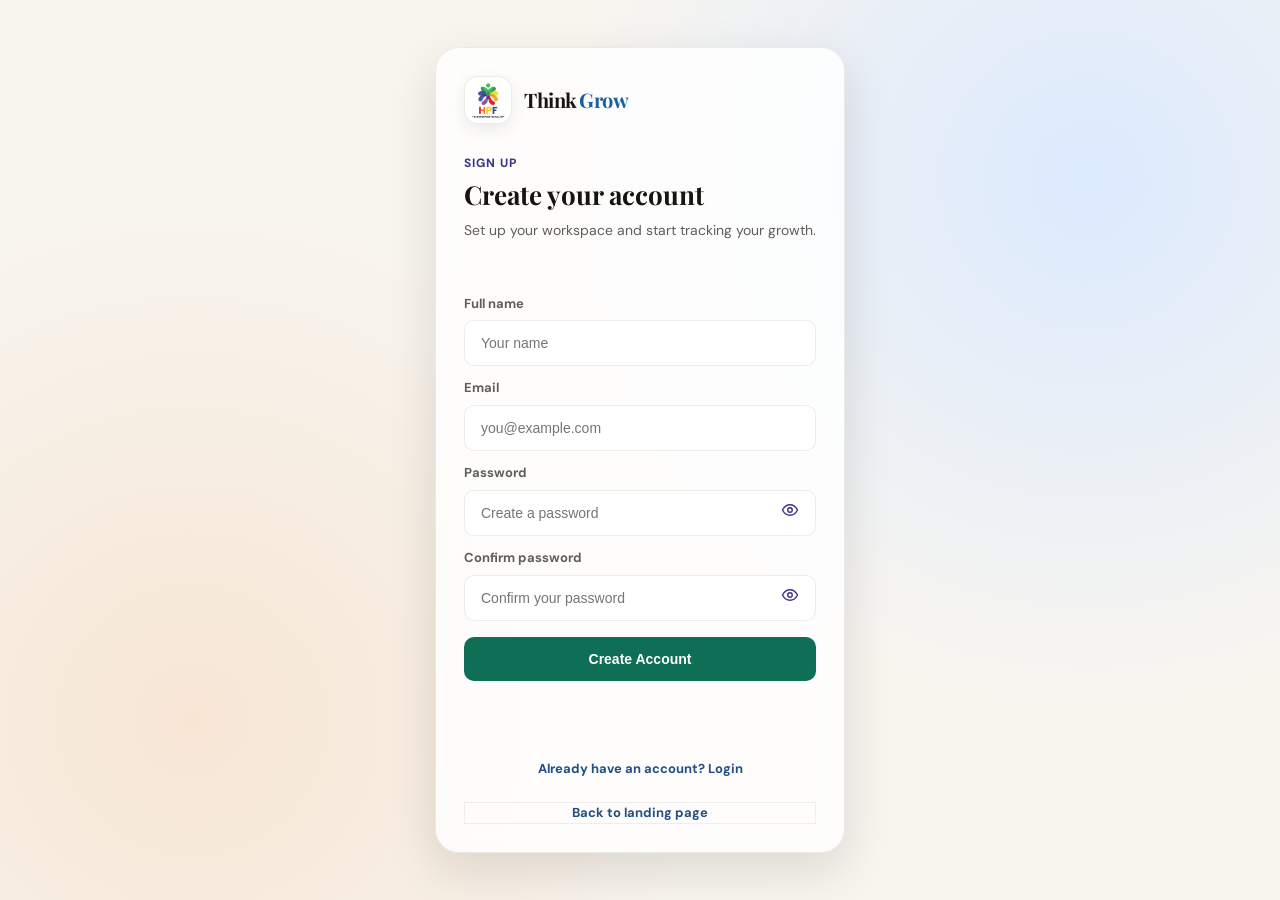
<file: Login/signup/signup.html>
<!DOCTYPE html>
<html lang="en">
<head>
	<meta charset="UTF-8">
	<meta name="viewport" content="width=device-width, initial-scale=1.0">
	<title>Sign up | Think Grow</title>
	<link rel="preconnect" href="https://fonts.googleapis.com">
	<link rel="preconnect" href="https://fonts.gstatic.com" crossorigin>
	<link href="https://fonts.googleapis.com/css2?family=Playfair+Display:wght@600&family=DM+Sans:wght@400;500;700&display=swap" rel="stylesheet">
	<link rel="stylesheet" href="../../style.css">
</head>
<body>
	<main class="login-layout">
		<section class="auth-card auth-signup" aria-labelledby="signup-title">
			<div class="auth-brand">
				<img class="logo-icon" src="../../logo.jpeg" alt="ThinkGrow logo">
				<div class="logo-wordmark">
					<div class="grow">Think<span>Grow</span></div>
		
				</div>
			</div>

			<div class="auth-copy">
				<p class="eyebrow">Sign up</p>
				<h1 id="signup-title">Create your account</h1>
				<p class="lead">Set up your workspace and start tracking your growth.</p>
			</div>

			<form id="signup-form" novalidate>
				<label for="name">Full name</label>
				<input id="name" name="name" type="text" placeholder="Your name" autocomplete="name" required>

				<label for="email">Email</label>
				<input id="email" name="email" type="email" placeholder="you@example.com" autocomplete="email" required>

				<label for="password">Password</label>
				<div class="input-with-action">
					<input id="password" name="password" type="password" placeholder="Create a password" autocomplete="new-password" minlength="6" required>
					<button type="button" class="show-password-btn" data-target="password" aria-label="Show password">
						<svg viewBox="0 0 24 24" fill="none" stroke="currentColor" stroke-width="1.9" stroke-linecap="round" stroke-linejoin="round" aria-hidden="true">
							<path d="M2 12s3.5-7 10-7 10 7 10 7-3.5 7-10 7-10-7-10-7Z"/>
							<circle cx="12" cy="12" r="3"/>
						</svg>
					</button>
				</div>
				<div id="password-hint" class="hint" aria-live="polite"></div>

				<label for="confirm-password">Confirm password</label>
				<div class="input-with-action">
					<input id="confirm-password" name="confirm-password" type="password" placeholder="Confirm your password" autocomplete="new-password" required>
					<button type="button" class="show-password-btn" data-target="confirm-password" aria-label="Show password">
						<svg viewBox="0 0 24 24" fill="none" stroke="currentColor" stroke-width="1.9" stroke-linecap="round" stroke-linejoin="round" aria-hidden="true">
							<path d="M2 12s3.5-7 10-7 10 7 10 7-3.5 7-10 7-10-7-10-7Z"/>
							<circle cx="12" cy="12" r="3"/>
						</svg>
					</button>
				</div>

				<button type="submit" id="auth-submit">Create Account</button>
			</form>

		

			<p id="signup-message" class="message" aria-live="polite"></p>
			<p class="auth-footer">
				<a href="login.html">Already have an account? Login</a>
			</p>
			<p class="auth-footer secondary">
				<a href="../../Landing%20page/landingpage.html">Back to landing page</a>
			</p>
		</section>
	</main>

	<script src="signup.js"></script>
</body>
</html>
</file>
<file: style.css>
:root {
  --ink: #0f0e0c;
  --paper: #f5f2ed;
  --cream: #ede9e0;
  --purple: #534AB7;
  --purple-light: #EEEDFE;
  --purple-dark: #3C3489;
  --teal: #0F6E56;
  --teal-light: #E1F5EE;
  --amber: #854F0B;
  --amber-light: #FAEEDA;
  --blue: #185FA5;
  --blue-light: #E6F1FB;
  --pink: #993556;
  --pink-light: #FBEAF0;
  --gray: #5F5E5A;
  --gray-light: #F1EFE8;
  --green: #3B6D11;
  --green-light: #EAF3DE;
  --border: rgba(15,14,12,0.12);
  --shadow: 0 1px 3px rgba(15,14,12,0.08), 0 4px 16px rgba(15,14,12,0.06);
}

* { box-sizing: border-box; margin: 0; padding: 0; }

img, svg, video { max-width: 100%; display: block; }

body {
  font-family: 'DM Sans', sans-serif;
  background:
    radial-gradient(circle at top left, rgba(83,74,183,0.14), transparent 34%),
    radial-gradient(circle at 85% 10%, rgba(15,110,86,0.12), transparent 30%),
    var(--paper);
  color: var(--ink);
  min-height: 100vh;
  font-size: 14px;
  line-height: 1.6;
  padding: 0;
  overflow-y: auto;
  overflow-x: hidden;
}

body.dashboard-mode {
  padding: 0;
  overflow: hidden;
}

body.dashboard-mode .landing-nav,
body.dashboard-mode .landing-hero,
body.dashboard-mode .landing-section,
body.dashboard-mode .landing-main {
  display: none;
}

body.dashboard-mode .shell {
  min-height: 100vh;
}

.landing-nav {
  width: 100%;
  margin: 0 auto 0;
  padding: 18px 22px;
  border: 1px solid rgba(15,14,12,0.08);
  border-radius: 8px;
  background: rgba(255,255,255,0.78);
  backdrop-filter: blur(12px);
  display: flex;
  align-items: center;
  justify-content: space-between;
  gap: 16px;
  box-shadow: 0 10px 30px rgba(15,14,12,0.06);
}
.landing-brand {
  display: flex;
  align-items: center;
  gap: 12px;
  background: #fff;
  padding: 10px 12px;
  border-radius: 6px;
}
.landing-brand img {
  width: 52px;
  height: 52px;
  border-radius: 6px;
  object-fit: contain;
  background: #fff;
  border: 1px solid rgba(15,14,12,0.1);
  box-shadow: 0 6px 16px rgba(15,14,12,0.08);
  padding: 4px;
}
.landing-brand-name {
  font-family: 'Playfair Display', serif;
  font-size: 20px;
  letter-spacing: -0.3px;
  line-height: 1.1;
  color: var(--ink);
}
.landing-brand-name span { color: var(--ink); }
.landing-brand-sub { font-size: 10px; letter-spacing: 1.6px; text-transform: uppercase; color: var(--ink); }
.landing-links { display: flex; align-items: center; gap: 10px; flex-wrap: wrap; }
.landing-links a {
  text-decoration: none;
  color: var(--ink);
  font-size: 13px;
  padding: 8px 12px;
  border-radius: 6px;
  transition: all 0.15s ease;
}
.landing-links a:hover { background: var(--purple-light); color: var(--purple-dark); }

.landing-links .landing-link-cta {
  background: var(--purple);
  color: #fff;
  font-weight: 600;
}

.landing-links .landing-link-cta:hover {
  background: var(--purple-dark);
  color: #fff;
}

.landing-main {
  width: 100%;
  margin: 0;
  display: grid;
  gap: 0;
}

.landing-hero {
  width: 100%;
  margin: 0;
  display: grid;
  grid-template-columns: 1fr;
  gap: 18px;
}
.hero-copy,
.hero-panel {
  border-radius: 28px;
  border: 1px solid rgba(15,14,12,0.08);
  background: rgba(255,255,255,0.82);
  backdrop-filter: blur(10px);
  box-shadow: 0 16px 40px rgba(15,14,12,0.08);
}
.hero-copy { padding: 34px; }
.hero-kicker {
  display: inline-flex;
  align-items: center;
  gap: 8px;
  margin-bottom: 14px;
  font-size: 11px;
  font-weight: 700;
  letter-spacing: 1.8px;
  text-transform: uppercase;
  color: var(--purple-dark);
}
.hero-kicker::before {
  content: '';
  width: 30px;
  height: 2px;
  border-radius: 99px;
  background: var(--purple);
}
.hero-copy h1 {
  font-family: 'Playfair Display', serif;
  font-size: clamp(34px, 5vw, 58px);
  line-height: 1.02;
  letter-spacing: -1px;
  max-width: 11ch;
  margin-bottom: 14px;
}
.hero-copy p {
  max-width: 62ch;
  color: var(--gray);
  font-size: 15px;
  line-height: 1.7;
  margin-bottom: 22px;
}
.hero-actions { display: flex; gap: 10px; flex-wrap: wrap; margin-bottom: 26px; }
.hero-metrics { display: grid; grid-template-columns: repeat(3, minmax(0, 1fr)); gap: 12px; }
.hero-metric {
  padding: 16px;
  border-radius: 18px;
  background: linear-gradient(180deg, #fff, #f8f7f3);
  border: 1px solid rgba(15,14,12,0.08);
}
.hero-metric strong {
  display: block;
  font-family: 'Playfair Display', serif;
  font-size: 28px;
  line-height: 1;
  margin-bottom: 6px;
}
.hero-metric span { font-size: 12px; color: var(--gray); }
.hero-panel { padding: 28px; display: flex; flex-direction: column; justify-content: center; }
.hero-panel-title {
  font-size: 12px;
  font-weight: 700;
  letter-spacing: 1.4px;
  text-transform: uppercase;
  color: var(--gray);
  margin-bottom: 14px;
}
.hero-feature-list { display: grid; gap: 12px; }
.hero-feature {
  display: flex;
  gap: 12px;
  align-items: flex-start;
  padding: 14px 14px;
  border-radius: 16px;
  background: var(--paper);
  border: 1px solid rgba(15,14,12,0.06);
  color: var(--ink);
  line-height: 1.55;
}
.hero-feature span {
  flex-shrink: 0;
  width: 28px;
  height: 28px;
  border-radius: 50%;
  display: inline-flex;
  align-items: center;
  justify-content: center;
  background: var(--purple-light);
  color: var(--purple-dark);
  font-size: 11px;
  font-weight: 700;
}

.landing-section {
  width: 100%;
  margin: 0;
  padding: 24px 28px;
  border-radius: 24px;
  border: 1px solid rgba(15,14,12,0.08);
  background: rgba(255,255,255,0.72);
  box-shadow: 0 14px 38px rgba(15,14,12,0.06);
}

.landing-band {
  background: linear-gradient(135deg, rgba(83,74,183,0.08), rgba(15,110,86,0.06));
}

.landing-product-intro {
  background:
    linear-gradient(120deg, rgba(83,74,183,0.09), rgba(255,255,255,0.78) 40%),
    rgba(255,255,255,0.78);
}

.product-intro-grid {
  display: grid;
  grid-template-columns: 1.25fr 0.95fr;
  gap: 16px;
}

.product-intro-copy {
  padding: 18px;
  border-radius: 18px;
  border: 1px solid rgba(15,14,12,0.08);
  background: #fff;
}

.product-intro-copy p {
  font-size: 14px;
  color: var(--gray);
  line-height: 1.75;
  margin-bottom: 12px;
}

.product-intro-list {
  list-style: none;
  display: grid;
  gap: 8px;
}

.product-intro-list li {
  position: relative;
  padding-left: 18px;
  color: var(--ink);
  font-size: 13px;
}

.product-intro-list li::before {
  content: '';
  position: absolute;
  top: 8px;
  left: 0;
  width: 8px;
  height: 8px;
  border-radius: 50%;
  background: var(--purple);
}

.product-intro-panel {
  padding: 18px;
  border-radius: 18px;
  border: 1px solid rgba(15,14,12,0.08);
  background: linear-gradient(180deg, #ffffff, #f8f6fb);
}

.product-intro-label {
  display: inline-block;
  font-size: 10px;
  letter-spacing: 1.6px;
  text-transform: uppercase;
  font-weight: 700;
  color: var(--purple-dark);
  margin-bottom: 8px;
}

.product-intro-panel h3 {
  font-size: 18px;
  line-height: 1.25;
  margin-bottom: 8px;
}

.product-intro-panel p {
  color: var(--gray);
  font-size: 13px;
  margin-bottom: 12px;
}

.product-intro-tags {
  display: flex;
  flex-wrap: wrap;
  gap: 8px;
}

.product-intro-tags span {
  font-size: 11px;
  font-weight: 600;
  padding: 6px 10px;
  border-radius: 999px;
  border: 1px solid rgba(83,74,183,0.2);
  background: rgba(238,237,254,0.8);
  color: var(--purple-dark);
}

.about-hpf-grid {
  display: grid;
  grid-template-columns: repeat(4, minmax(0, 1fr));
  gap: 14px;
}

.about-hpf-card {
  padding: 18px;
  border-radius: 18px;
  border: 1px solid rgba(15,14,12,0.08);
  background: #fff;
}

.about-hpf-card h3 {
  font-size: 16px;
  margin-bottom: 8px;
}

.about-hpf-card p {
  font-size: 13px;
  color: var(--gray);
  line-height: 1.65;
}

.landing-section-head h2 {
  font-family: 'Playfair Display', serif;
  font-size: clamp(24px, 4vw, 36px);
  line-height: 1.15;
  margin: 0 0 14px;
  max-width: 18ch;
}

.section-kicker {
  margin: 0 0 10px;
  font-size: 11px;
  font-weight: 700;
  letter-spacing: 1.8px;
  text-transform: uppercase;
  color: var(--purple-dark);
}

.landing-grid {
  display: grid;
  grid-template-columns: repeat(4, minmax(0, 1fr));
  gap: 14px;
}

.landing-card {
  padding: 18px;
  border-radius: 18px;
  background: #fff;
  border: 1px solid rgba(15,14,12,0.08);
}

.landing-footer {
  width: 100%;
  margin: 0;
  border-radius: 18px;
  background: #040507;
  border: 1px solid rgba(255,255,255,0.12);
  box-shadow: 0 20px 48px rgba(0,0,0,0.36);
  overflow: hidden;
}

/* Auth (login / signup) styles */
.login-layout {
  min-height: 100vh;
  display: flex;
  align-items: center;
  justify-content: center;
  padding: 28px;
}
.auth-card {
  width: 100%;
  max-width: 480px;
  background: linear-gradient(180deg, rgba(255,255,255,0.95), rgba(250,250,252,0.95));
  border: 1px solid var(--border);
  border-radius: 14px;
  box-shadow: 0 18px 40px rgba(15,14,12,0.06);
  padding: 28px;
  display: grid;
  gap: 14px;
}
.auth-brand { display:flex; gap:12px; align-items:center; }
.auth-brand img { width:56px; height:56px; border-radius:10px; object-fit:cover; }
.brand { font-family: 'Playfair Display', serif; font-size:20px; margin-bottom:2px; }
.brand-sub { font-size:12px; color:var(--gray); }
.logo-wordmark .grow,
.logo-wordmark .brand {
  font-family: 'Playfair Display', serif;
  font-size:20px;
  font-weight:700;
  line-height:1;
  letter-spacing:-0.4px;
  color:var(--ink);
}
.logo-wordmark .grow span {
  color: var(--blue);
  margin-left: 2px;
}
.logo-wordmark .tagline {
  font-size:12px;
  color:var(--gray);
  margin-top:4px;
}
.auth-copy .eyebrow { font-weight:800; letter-spacing:1px; color:var(--purple-dark); font-size:12px; }
.auth-copy h1 { font-family: 'Playfair Display', serif; margin-top:6px; font-size:26px; }
.auth-copy .lead { color:var(--gray); font-size:14px; }

form#login-form, form#signup-form { display:block; margin-top:6px; }
label { display:block; font-size:13px; color:var(--gray); margin-top:12px; margin-bottom:6px; }
input[type="text"], input[type="email"], input[type="password"], textarea {
  width:100%;
  padding:12px 14px;
  border-radius:10px;
  border:1px solid rgba(15,14,12,0.08);
  background: #fff;
  font-size:14px;
  outline: none;
  transition: box-shadow .15s ease, border-color .12s ease;
}
input:focus, textarea:focus { box-shadow: 0 6px 18px rgba(24,95,165,0.08); border-color: rgba(24,95,165,0.2); }

.auth-card button[type="submit"], .btn { display:inline-flex; align-items:center; gap:8px; padding:12px 16px; border-radius:10px; border:0; cursor:pointer; font-weight:700; }
.auth-card button[type="submit"] { background: linear-gradient(90deg,var(--purple),var(--blue)); color:#fff; width:100%; justify-content:center; padding:14px 16px; margin-top: 16px; }
.auth-card .secondary { background: transparent; color:var(--purple-dark); border:1px solid rgba(15,14,12,0.06); }

.message { font-size:13px; margin-top:8px; }
.message.error { color:#b91c1c; }
.message.success { color:#065f46; }

.auth-footer { font-size:13px; color:var(--gray); margin-top:8px; }
.auth-footer a { color:var(--purple); text-decoration:none; }

@media (max-width: 520px) {
  .auth-card { padding:18px; border-radius:12px; }
  .auth-brand img { width:48px; height:48px; }
}

/* input with action (show password) */
.input-with-action { position: relative; display: flex; align-items: center; }
.input-with-action input {
  padding-right: 52px;
  display: block;
}
.input-with-action .show-password-btn {
  position: absolute;
  right: 10px;
  top: 5%;
  transform: translateY(-50%);
  background: transparent;
  border: none;
  color: var(--purple-dark);
  font-weight:700;
  cursor: pointer;
  padding: 0;
  width: 32px;
  height: 32px;
  display: inline-flex;
  align-items: center;
  justify-content: center;
  line-height: 1;
}

.input-with-action .show-password-btn svg {
  width: 18px;
  height: 18px;
}

.hint { font-size:13px; margin-top:6px; }

/* Slightly larger inputs on desktop */
@media (min-width: 900px) {
  .auth-card { padding:34px; }
  input[type="text"], input[type="email"], input[type="password"] { padding:14px 16px; }
  .auth-card button[type="submit"] { padding:14px 18px; }
}

.landing-footer-surface {
  padding: 18px 20px 14px;
  background:
    linear-gradient(140deg, rgba(255,255,255,0.05), transparent 32%),
    linear-gradient(220deg, rgba(255,255,255,0.03), transparent 28%),
    #040507;
}

.landing-footer-brandline {
  display: flex;
  align-items: center;
  gap: 10px;
  margin-bottom: 14px;
}

.landing-footer-brandline img {
  width: 38px;
  height: 38px;
  border-radius: 8px;
  object-fit: contain;
  background: #fff;
  padding: 3px;
}

.landing-footer-title {
  font-family: 'Playfair Display', serif;
  font-size: 20px;
  line-height: 1.1;
  color: #f5f7fb;
}

.landing-footer-sub {
  font-size: 9px;
  letter-spacing: 1.4px;
  text-transform: uppercase;
  color: rgba(222,230,243,0.72);
}

.landing-footer-grid {
  display: grid;
  grid-template-columns: repeat(4, minmax(0, 1fr));
  gap: 0;
  margin-bottom: 14px;
  border: 1px solid rgba(255,255,255,0.12);
}

.landing-footer-col {
  position: relative;
  padding: 14px 12px;
  background: rgba(255,255,255,0.02);
  border-right: 1px solid rgba(255,255,255,0.12);
}

.landing-footer-col:last-child {
  border-right: none;
}

.landing-footer-col::before {
  content: '';
  position: absolute;
  top: 0;
  right: 0;
  width: 48px;
  height: 48px;
  background: linear-gradient(135deg, transparent 50%, rgba(255,255,255,0.06) 50%);
  pointer-events: none;
}

.landing-footer-col h3 {
  font-size: 10px;
  letter-spacing: 1.8px;
  text-transform: uppercase;
  color: #f4f7ff;
  margin-bottom: 8px;
}

.landing-footer-col a {
  display: block;
  color: rgba(225,231,242,0.85);
  text-decoration: none;
  font-size: 12px;
  line-height: 1.6;
  padding: 2px 0;
}

.landing-footer-col a:hover {
  color: #ffffff;
  text-decoration: underline;
}

.landing-footer-bottom {
  display: flex;
  align-items: center;
  justify-content: space-between;
  gap: 10px;
  padding: 10px 0 4px;
  border-top: 1px solid rgba(255,255,255,0.12);
  color: rgba(212,219,230,0.78);
  font-size: 11px;
}

.landing-footer-legal {
  display: flex;
  align-items: center;
  gap: 10px;
  flex-wrap: wrap;
}

.landing-footer-legal a {
  text-decoration: none;
  color: rgba(212,219,230,0.9);
  font-size: 11px;
  padding: 0;
  border: none;
  background: transparent;
}

.landing-footer-legal a:hover {
  color: #ffffff;
  text-decoration: underline;
}

.landing-footer-note {
  display: flex;
  justify-content: space-between;
  align-items: center;
  gap: 10px;
  padding: 8px 20px 12px;
  background: #020305;
  color: rgba(188,198,214,0.78);
  font-size: 10px;
}

.landing-card h3 {
  font-size: 15px;
  margin: 0 0 8px;
}

.landing-card p,
.structure-list span {
  font-size: 13px;
  color: var(--gray);
  line-height: 1.6;
}

.structure-list {
  display: grid;
  grid-template-columns: repeat(3, minmax(0, 1fr));
  gap: 14px;
}

.structure-list div {
  padding: 18px;
  border-radius: 18px;
  background: #fff;
  border: 1px solid rgba(15,14,12,0.08);
}

.structure-list strong {
  display: block;
  margin-bottom: 6px;
  font-size: 15px;
}

.landing-cta {
  display: flex;
  align-items: center;
  justify-content: space-between;
  gap: 18px;
  background: linear-gradient(135deg, rgba(83,74,183,0.1), rgba(24,95,165,0.08));
}

.landing-cta-copy {
  max-width: 70ch;
}

.landing-cta-copy h2 {
  font-family: 'Playfair Display', serif;
  font-size: clamp(24px, 3.4vw, 36px);
  line-height: 1.12;
  margin-bottom: 8px;
}

.landing-cta-copy p:last-child {
  color: var(--gray);
}

.landing-cta-actions {
  display: flex;
  align-items: center;
  gap: 10px;
  flex-wrap: wrap;
}

.landing-cta-actions .btn {
  min-width: 170px;
  justify-content: center;
}

/* Rectangle-only landing style */
.landing-nav,
.landing-brand,
.landing-brand img,
.landing-links a,
.hero-copy,
.hero-panel,
.hero-metric,
.hero-feature,
.landing-section,
.product-intro-copy,
.product-intro-panel,
.product-intro-tags span,
.about-hpf-card,
.landing-card,
.structure-list div,
.landing-footer,
.landing-footer-brandline img {
  border-radius: 0 !important;
}

/* ── LAYOUT ── */
.shell {
  display: flex;
  height: 100vh;
  min-height: 100vh;
  width: 100%;
  margin: 0;
  border-radius: 0;
  overflow: hidden;
  background: linear-gradient(180deg, rgba(250,250,252,0.95), rgba(245,242,237,0.95));
  border: 0;
  box-shadow: none;
  visibility: visible;
}

.sidebar {
  width: 240px;
  flex-shrink: 0;
  background: #ffffff;
  color: #0f0e0c;
  padding: 0;
  display: flex;
  flex-direction: column;
  position: relative;
  top: auto;
  height: 100%;
  overflow-y: auto;
  overflow-x: hidden;
  overscroll-behavior: contain;
  transition: width 0.24s ease, transform 0.24s ease;
  visibility: visible;
  opacity: 1;
  z-index: 100;
}



.sidebar .sidebar-logo h1 { color: #0f0e0c; }
.sidebar .sidebar-logo p { color: #5F5E5A; }

.sidebar-logo {
  padding: 28px 24px 20px;
  border-bottom: 1px solid rgba(255,255,255,0.04);
  display: flex;
  gap: 12px;
  align-items: center;
  background: transparent;
}

.sidebar-brand-copy {
  display: flex;
  flex-direction: column;
  gap: 2px;
  min-width: 0;
}

.sidebar-logo img {
  width: 56px;
  height: 56px;
  border-radius: 10px;
  object-fit: contain;
  display: block;
  margin: 0;
  padding: 0;
  background: transparent;
  border: none;
}

.sidebar-logo h1 {
  font-family: 'Playfair Display', serif;
  font-size: 20px;
  color: #0f0e0c;
  letter-spacing: -0.3px;
  margin: 0;
  line-height: 1.05;
}

.sidebar-logo h1 span { color: #0f4aa1; }
.sidebar-logo p {
  font-size: 10px;
  color: #5F5E5A;
  letter-spacing: 1.5px;
  text-transform: uppercase;
  margin: 0;
  line-height: 1.3;
}

@media (max-width: 900px) {
  .sidebar-logo img {
    width: 44px;
    height: 44px;
    border-radius: 10px;
  }

  .landing-footer-grid {
    grid-template-columns: repeat(2, minmax(0, 1fr));
  }

  .product-intro-grid,
  .about-hpf-grid {
    grid-template-columns: 1fr;
  }

  .landing-cta {
    flex-direction: column;
    align-items: flex-start;
  }

  .landing-cta-actions {
    width: 100%;
  }

  .landing-cta-actions .btn {
    width: 100%;
  }

  .landing-footer-bottom {
    flex-direction: column;
    align-items: flex-start;
  }

  .landing-footer-note {
    flex-direction: column;
    align-items: flex-start;
  }
}

@media (max-width: 640px) {
  .landing-footer-surface {
    padding: 14px;
  }

  .landing-footer-grid {
    grid-template-columns: 1fr;
  }

  .landing-footer-col {
    border-right: none;
    border-bottom: 1px solid rgba(255,255,255,0.12);
  }

  .landing-footer-col:last-child {
    border-bottom: none;
  }
}

.sidebar-section {
  padding: 16px 12px 8px;
  background: #ffffff;
  flex-shrink: 0;
}
.sidebar-section-label { font-size: 9px; letter-spacing: 2px; text-transform: uppercase; color: #5F5E5A; padding: 0 12px; margin-bottom: 6px; }

.nav-item {
  display: flex;
  align-items: center;
  gap: 10px;
  padding: 9px 12px;
  border-radius: 8px;
  cursor: pointer;
  color: #0f0e0c;
  font-size: 13px;
  font-weight: 400;
  transition: all 0.15s;
  margin-bottom: 2px;
}
.nav-item:hover { background: var(--purple-light); color: var(--purple); }
.nav-item.active { background: var(--purple-light); color: var(--purple); font-weight: 600; box-shadow: none; }
.nav-icon { width: 16px; height: 16px; opacity: 0.7; flex-shrink: 0; }
.nav-item.active .nav-icon { opacity: 1; }

.sidebar-footer {
  margin-top: auto;
  padding: 16px 24px;
  background: #ffffff;
  border-top: 0.5px solid rgba(15,14,12,0.12);
  flex-shrink: 0;
}
.user-chip {
  display: flex;
  align-items: center;
  gap: 10px;
}
.user-avatar {
  width: 32px;
  height: 32px;
  border-radius: 50%;
  background: var(--purple);
  display: flex;
  align-items: center;
  justify-content: center;
  font-size: 12px;
  font-weight: 500;
  color: #fff;
}
.user-name { font-size: 12px; color: #0f0e0c; font-weight: 400; }
.user-level { font-size: 10px; color: #5F5E5A; }
.account-note { font-size: 10px; color: #5F5E5A; margin-top: 10px; }
.account-actions { display: grid; gap: 8px; margin-top: 10px; }
.account-btn {
  width: 100%;
  border-radius: 8px;
  border: 0.5px solid rgba(15,14,12,0.16);
  background: rgba(15,14,12,0.06);
  color: #0f0e0c;
  font-size: 12px;
  padding: 7px 10px;
  cursor: pointer;
  transition: all 0.15s;
}
.account-btn:hover { background: rgba(15,14,12,0.12); }
.logout-btn {
  background: rgba(15,14,12,0.06);
  border-color: rgba(15,14,12,0.16);
  color: rgba(245,242,237,0.96);
  font-weight: 400;
}

.profile-hero {
  display: flex;
  align-items: center;
  gap: 16px;
}
.profile-avatar {
  width: 58px;
  height: 58px;
  border-radius: 50%;
  background: var(--purple);
  color: #fff;
  display: flex;
  align-items: center;
  justify-content: center;
  font-size: 20px;
  font-weight: 600;
}
.profile-name {
  font-family: 'Playfair Display', serif;
  font-size: 24px;
  line-height: 1.15;
  margin-bottom: 4px;
}
.profile-meta { font-size: 13px; color: var(--gray); }
.profile-list,
.profile-features { display: grid; gap: 10px; }
.profile-item {
  display: flex;
  justify-content: space-between;
  gap: 14px;
  padding: 10px 12px;
  border-radius: 10px;
  background: var(--paper);
  border: 0.5px solid var(--border);
}
.profile-item-label { font-size: 12px; color: var(--gray); }
.profile-item-value { font-size: 12px; font-weight: 500; text-align: right; }
.profile-feature {
  padding: 10px 12px;
  border-radius: 10px;
  border: 0.5px solid var(--border);
  background: #fff;
  font-size: 12px;
}
.profile-actions { display: flex; gap: 10px; flex-wrap: wrap; }

.main {
  flex: 1;
  min-height: 0;
  overflow-y: auto;
  overscroll-behavior: contain;
  -webkit-overflow-scrolling: touch;
  background: linear-gradient(180deg, rgba(255,255,255,0.95), rgba(245,242,237,0.92));
}

.page { display: none; padding: 36px 40px; width: 100%; max-width: 1120px; }
.page.active { display: block; }

.page img,
.page svg {
  max-width: 100%;
}

/* ── TOP BAR ── */
.topbar {
  display: flex;
  align-items: flex-start;
  justify-content: space-between;
  margin-bottom: 32px;
}
.topbar-left h2 {
  font-family: 'Playfair Display', serif;
  font-size: 28px;
  font-weight: 700;
  letter-spacing: -0.6px;
  margin-bottom: 6px;
  color: Black;
}
.topbar-left p { font-size: 13px; color: var(--gray); }

.topbar-right { display: flex; gap: 8px; align-items: center; }

/* ── FORMULA BAR ── */
.formula-banner {
  background: var(--ink);
  border-radius: 12px;
  padding: 20px 24px;
  margin-bottom: 28px;
  display: flex;
  align-items: center;
  justify-content: space-between;
  flex-wrap: wrap;
  gap: 12px;
}
.formula-text {
  font-family: 'DM Mono', monospace;
  font-size: 13px;
  color: #AFA9EC;
  letter-spacing: 0.5px;
}
.formula-parts { display: flex; align-items: center; gap: 8px; flex-wrap: wrap; }
.fp {
  padding: 5px 12px;
  border-radius: 20px;
  font-size: 11px;
  font-weight: 500;
  font-family: 'DM Mono', monospace;
}
.fp-op { color: rgba(245,242,237,0.3); font-size: 14px; }

/* ── CARDS ── */
.card {
  background: rgba(255,255,255,0.92);
  border: 0.5px solid rgba(15,14,12,0.06);
  border-radius: 16px;
  padding: 22px 24px;
  box-shadow: 0 8px 26px rgba(15,14,12,0.04);
  backdrop-filter: blur(6px);
}
.card-sm { padding: 16px 18px; }

.grid-2 { display: grid; grid-template-columns: repeat(2, 1fr); gap: 14px; }
.grid-3 { display: grid; grid-template-columns: repeat(3, 1fr); gap: 14px; }
.grid-4 { display: grid; grid-template-columns: repeat(4, 1fr); gap: 12px; }
.grid-7 { display: grid; grid-template-columns: repeat(7, 1fr); gap: 10px; }
.grid-auto { display: grid; grid-template-columns: repeat(auto-fit, minmax(180px, 1fr)); gap: 12px; }

/* ── GD5 SCORES ── */
.gd-score-card {
  background: #fff;
  border: 0.5px solid var(--border);
  border-radius: 12px;
  padding: 16px;
  text-align: center;
}
.gd-score-label { font-size: 11px; color: var(--gray); margin-bottom: 8px; }
.gd-score-num { font-size: 28px; font-weight: 500; font-family: 'Playfair Display', serif; margin-bottom: 4px; }
.gd-score-bar { height: 3px; background: var(--cream); border-radius: 2px; overflow: hidden; }
.gd-score-fill { height: 3px; border-radius: 2px; transition: width 0.8s ease; }

/* ── DOMAIN CARDS ── */
.domain-pill {
  display: inline-flex;
  align-items: center;
  gap: 6px;
  padding: 4px 10px;
  border-radius: 20px;
  font-size: 11px;
  font-weight: 500;
}

.domain-card {
  background: #fff;
  border: 0.5px solid var(--border);
  border-radius: 12px;
  padding: 16px;
  cursor: pointer;
  transition: all 0.15s;
  position: relative;
}
.domain-card:hover { border-color: rgba(83,74,183,0.3); transform: translateY(-1px); box-shadow: var(--shadow); }
.domain-card.active-domain { border-color: var(--purple); border-width: 1.5px; }
.domain-id {
  width: 32px;
  height: 32px;
  border-radius: 8px;
  display: flex;
  align-items: center;
  justify-content: center;
  font-size: 13px;
  font-weight: 500;
  margin-bottom: 10px;
}
.domain-name { font-size: 13px; font-weight: 500; margin-bottom: 2px; }
.domain-code { font-size: 10px; color: var(--gray); margin-bottom: 8px; font-family: 'DM Mono', monospace; }
.domain-bar { height: 3px; border-radius: 2px; background: var(--cream); overflow: hidden; }
.domain-fill { height: 3px; border-radius: 2px; transition: width 1s ease; }
.domain-score { font-size: 11px; font-weight: 500; margin-top: 6px; }

/* ── SUBDOMAINS ── */
.sd-expand {
  background: #fff;
  border: 0.5px solid var(--border);
  border-radius: 12px;
  padding: 20px 22px;
  margin-bottom: 20px;
}
.sd-expand-header {
  display: flex;
  align-items: center;
  gap: 12px;
  margin-bottom: 16px;
  padding-bottom: 16px;
  border-bottom: 0.5px solid var(--border);
}
.sd-grid { display: grid; grid-template-columns: repeat(auto-fit, minmax(160px, 1fr)); gap: 10px; }
.sd-item {
  background: var(--paper);
  border-radius: 8px;
  padding: 12px;
}
.sd-item-name { font-size: 12px; font-weight: 500; margin-bottom: 4px; }
.sd-item-def { font-size: 11px; color: var(--gray); line-height: 1.5; margin-bottom: 6px; }
.gd-dots { display: flex; gap: 4px; }
.gd-dot { width: 7px; height: 7px; border-radius: 50%; background: var(--cream); }
/* .gd-dot.active-dot {

 } */

/* ── GOALS ── */
.goal-card {
  background: #fff;
  border: 0.5px solid var(--border);
  border-radius: 12px;
  padding: 18px 20px;
  margin-bottom: 12px;
}
.goal-tag {
  display: inline-flex;
  align-items: center;
  gap: 5px;
  font-size: 10px;
  font-weight: 500;
  padding: 3px 8px;
  border-radius: 20px;
  margin-bottom: 10px;
  letter-spacing: 0.5px;
  text-transform: uppercase;
}
.goal-title { font-size: 15px; font-weight: 500; margin-bottom: 4px; font-family: 'Playfair Display', serif; }
.goal-desc { font-size: 12px; color: var(--gray); margin-bottom: 12px; line-height: 1.6; }
.goal-progress-label { display: flex; justify-content: space-between; margin-bottom: 6px; }
.goal-bar { height: 6px; background: var(--cream); border-radius: 3px; overflow: hidden; margin-bottom: 12px; }
.goal-fill { height: 6px; border-radius: 3px; transition: width 1s ease; }
.goal-domains { display: flex; gap: 6px; flex-wrap: wrap; }

.step-card {
  background: #fff;
  border: 0.5px solid var(--border);
  border-radius: 10px;
  padding: 14px 16px;
  margin-bottom: 8px;
  display: flex;
  gap: 12px;
  align-items: flex-start;
}
.step-num {
  width: 22px;
  height: 22px;
  border-radius: 50%;
  display: flex;
  align-items: center;
  justify-content: center;
  font-size: 11px;
  font-weight: 500;
  flex-shrink: 0;
  margin-top: 1px;
}
.step-done { background: var(--teal-light); color: var(--teal); }
.step-active { background: var(--purple-light); color: var(--purple); }
.step-todo { background: var(--cream); color: var(--gray); }
.step-content { flex: 1; }
.step-title { font-size: 13px; font-weight: 500; margin-bottom: 2px; }
.step-detail { font-size: 11px; color: var(--gray); line-height: 1.5; }
.step-domain { font-size: 10px; margin-top: 4px; font-weight: 500; }

/* ── CHECKIN ── */
.checkin-card {
  background: #fff;
  border: 0.5px solid var(--border);
  border-radius: 12px;
  padding: 20px 22px;
  margin-bottom: 14px;
}
.checkin-q { font-size: 12px; color: var(--gray); margin-bottom: 8px; font-weight: 500; text-transform: uppercase; letter-spacing: 0.8px; }
.stars { display: flex; gap: 6px; }
.star {
  width: 28px; height: 28px;
  border: 0.5px solid var(--border);
  border-radius: 7px;
  background: var(--paper);
  display: flex; align-items: center; justify-content: center;
  cursor: pointer; font-size: 11px; font-weight: 500; color: var(--gray);
  transition: all 0.12s;
}
.star.on { background: var(--purple-light); border-color: #AFA9EC; color: var(--purple-dark); }
.rating-row-item { display: flex; align-items: center; gap: 12px; padding: 8px 0; border-bottom: 0.5px solid var(--border); }
.rating-row-item:last-child { border-bottom: none; }
.rr-dot { width: 8px; height: 8px; border-radius: 50%; flex-shrink: 0; }
.rr-name { font-size: 13px; flex: 1; }
.rr-stars { display: flex; gap: 4px; }
.rr-val { font-size: 11px; color: var(--gray); min-width: 16px; text-align: right; font-family: 'DM Mono', monospace; }

.w6-grid { display: grid; grid-template-columns: repeat(3, 1fr); gap: 12px; margin-bottom: 20px; }
.w6-card { background: #fff; border: 0.5px solid var(--border); border-radius: 10px; padding: 14px 16px; }
.w6-q { font-size: 10px; font-weight: 500; color: var(--purple); letter-spacing: 1px; text-transform: uppercase; margin-bottom: 4px; }
.w6-label { font-size: 13px; font-weight: 500; margin-bottom: 6px; }
.w6-inp {
  width: 100%;
  background: var(--paper);
  border: 0.5px solid var(--border);
  border-radius: 7px;
  padding: 7px 10px;
  font-size: 12px;
  font-family: 'DM Sans', sans-serif;
  color: var(--ink);
}
.w6-inp:focus { outline: none; border-color: var(--purple); }

textarea.w6-inp { resize: vertical; min-height: 70px; }

/* ── INSIGHTS ── */
.insight-card {
  background: #fff;
  border: 0.5px solid var(--border);
  border-radius: 12px;
  padding: 16px 18px;
  margin-bottom: 10px;
  display: flex;
  gap: 14px;
  align-items: flex-start;
}
.insight-accent { width: 3px; border-radius: 2px; flex-shrink: 0; align-self: stretch; min-height: 36px; }
.insight-title { font-size: 13px; font-weight: 500; margin-bottom: 3px; }
.insight-text { font-size: 12px; color: var(--gray); line-height: 1.6; }
.insight-tag { font-size: 10px; color: rgba(15,14,12,0.35); margin-top: 4px; font-family: 'DM Mono', monospace; }

/* ── GOAL SETUP MODAL ── */
.modal-overlay {
  display: none;
  position: fixed;
  inset: 0;
  background: rgba(15,14,12,0.6);
  z-index: 100;
  align-items: center;
  justify-content: center;
  padding: 20px;
}
.modal-overlay.open { display: flex; }
.modal {
  background: #fff;
  border-radius: 16px;
  padding: 28px 32px;
  width: 100%;
  max-width: 560px;
  max-height: 80vh;
  overflow-y: auto;
}
.modal-title {
  font-family: 'Playfair Display', serif;
  font-size: 22px;
  font-weight: 600;
  margin-bottom: 4px;
}
.modal-sub { font-size: 13px; color: var(--gray); margin-bottom: 24px; }

.form-group { margin-bottom: 16px; }
.form-label { font-size: 12px; font-weight: 500; color: var(--gray); margin-bottom: 6px; display: block; text-transform: uppercase; letter-spacing: 0.8px; }
.form-input {
  width: 100%;
  border: 0.5px solid var(--border);
  border-radius: 8px;
  padding: 10px 14px;
  font-size: 14px;
  font-family: 'DM Sans', sans-serif;
  color: var(--ink);
  background: var(--paper);
}
.form-input:focus { outline: none; border-color: var(--purple); background: #fff; }
select.form-input { cursor: pointer; }
textarea.form-input { resize: vertical; min-height: 80px; }

.category-grid { display: grid; grid-template-columns: repeat(3, 1fr); gap: 8px; }
.cat-btn {
  border: 0.5px solid var(--border);
  border-radius: 8px;
  padding: 10px 12px;
  background: var(--paper);
  cursor: pointer;
  text-align: center;
  transition: all 0.12s;
  font-family: 'DM Sans', sans-serif;
}
.cat-btn.sel { border-color: var(--purple); background: var(--purple-light); }
.cat-btn-icon { font-size: 18px; margin-bottom: 4px; }
.cat-btn-label { font-size: 11px; font-weight: 500; color: var(--ink); }

/* ── BUTTONS ── */
.btn {
  border: none;
  border-radius: 8px;
  padding: 10px 20px;
  font-size: 13px;
  font-weight: 500;
  cursor: pointer;
  font-family: 'DM Sans', sans-serif;
  transition: all 0.15s;
  display: inline-flex;
  align-items: center;
  gap: 6px;
}
.btn-primary { background: linear-gradient(90deg, var(--purple), var(--purple-dark)); color: #fff; box-shadow: 0 8px 24px rgba(83,74,183,0.12); }
.btn-primary:hover { transform: translateY(-2px); }
.btn-ghost { background: transparent; border: 0.5px solid var(--border); color: var(--ink); }
.btn-ghost:hover { background: var(--cream); }
.btn-sm { padding: 7px 14px; font-size: 12px; }
.btn-full { width: 100%; justify-content: center; }

/* ── STAT CARDS ── */
.stat-mini { background: var(--cream); border-radius: 10px; padding: 14px 16px; }
.stat-mini-val { font-size: 24px; font-weight: 500; font-family: 'Playfair Display', serif; margin-bottom: 2px; }
.stat-mini-label { font-size: 11px; color: var(--gray); }

/* ── TIMELINE ── */
.timeline { padding-left: 20px; border-left: 1.5px solid var(--border); }
.tl-item { position: relative; padding-left: 20px; margin-bottom: 16px; }
.tl-dot { position: absolute; left: -27px; top: 4px; width: 12px; height: 12px; border-radius: 50%; border: 2px solid var(--paper); }
.tl-date { font-size: 10px; color: var(--gray); margin-bottom: 3px; font-family: 'DM Mono', monospace; }
.tl-text { font-size: 13px; }

/* ── MATRIX ── */
.matrix-scroll { overflow-x: auto; }
.matrix-tbl { border-collapse: collapse; font-size: 11px; min-width: 480px; width: 100%; }
.matrix-tbl th, .matrix-tbl td { padding: 8px 10px; border: 0.5px solid var(--border); text-align: center; }
.matrix-tbl th { background: var(--cream); font-weight: 500; font-size: 11px; }
.matrix-tbl td.rh { text-align: left; font-weight: 500; background: var(--cream); white-space: nowrap; }
.m1 { background: var(--purple-light); color: var(--purple-dark); border-radius: 4px; padding: 2px 6px; font-weight: 500; font-family: 'DM Mono', monospace; font-size: 10px; display: inline-block; }
.m0 { color: rgba(15,14,12,0.2); }

/* ── TABS ── */
.tab-row { display: flex; gap: 4px; margin-bottom: 20px; background: var(--cream); padding: 4px; border-radius: 10px; width: fit-content; }
.tab { padding: 7px 16px; border-radius: 7px; cursor: pointer; font-size: 13px; color: var(--gray); border: none; background: transparent; font-family: 'DM Sans', sans-serif; transition: all 0.12s; }
.tab.on { background: #fff; color: var(--ink); font-weight: 500; border: 0.5px solid var(--border); }

/* ── PROGRESS RING ── */
.ring-wrap { position: relative; width: 80px; height: 80px; }
.ring-wrap svg { transform: rotate(-90deg); }
.ring-center { position: absolute; inset: 0; display: flex; flex-direction: column; align-items: center; justify-content: center; }
.ring-val { font-size: 18px; font-weight: 500; font-family: 'Playfair Display', serif; }
.ring-lbl { font-size: 9px; color: var(--gray); }

/* ── TASK / CHECKLIST ── */
.task-item {
  display: flex; align-items: flex-start; gap: 10px;
  padding: 10px 0; border-bottom: 0.5px solid var(--border);
}
.task-item:last-child { border-bottom: none; }
.task-cb { width: 16px; height: 16px; border-radius: 4px; border: 1.5px solid var(--border); cursor: pointer; flex-shrink: 0; margin-top: 1px; display: flex; align-items: center; justify-content: center; transition: all 0.12s; }
.task-cb.checked { background: var(--teal); border-color: var(--teal); }
.task-cb.checked::after { content: '✓'; font-size: 10px; color: #fff; }
.task-text { font-size: 13px; flex: 1; }
.task-text.done { text-decoration: line-through; color: var(--gray); }
.task-badge { font-size: 10px; padding: 2px 7px; border-radius: 10px; }

/* ── NOTIFICATIONS badge ── */
.badge { display: inline-flex; align-items: center; justify-content: center; width: 18px; height: 18px; border-radius: 50%; font-size: 10px; font-weight: 500; background: var(--purple); color: #fff; }

/* ── SCROLLBAR ── */
::-webkit-scrollbar { width: 4px; height: 4px; }
::-webkit-scrollbar-track { background: transparent; }
::-webkit-scrollbar-thumb { background: var(--border); border-radius: 2px; }

/* ── ANIMATIONS ── */
@keyframes fadeIn { from { opacity: 0; transform: translateY(8px); } to { opacity: 1; transform: translateY(0); } }
.page.active { animation: fadeIn 0.3s ease; }

/* ── SECTION HEADERS ── */
.section-hdr { display: flex; align-items: center; justify-content: space-between; margin-bottom: 14px; }
.section-title { font-size: 13px; font-weight: 500; color: var(--gray); text-transform: uppercase; letter-spacing: 1px; }

.divider { height: 0.5px; background: var(--border); margin: 24px 0; }
.tag { display: inline-block; font-size: 10px; font-weight: 500; padding: 3px 8px; border-radius: 20px; }

.empty-state { text-align: center; padding: 40px 20px; color: var(--gray); }
.empty-state p { font-size: 13px; margin-top: 8px; }

.mobile-nav-toggle {
  display: none;
  visibility: visible;
}

.desktop-nav-toggle {
  display: none;
  visibility: visible;
}

.sidebar-backdrop {
  display: none;
  visibility: hidden;
}

.sidebar::-webkit-scrollbar {
  width: 5px;
}

.sidebar::-webkit-scrollbar-thumb {
  background: rgba(15,14,12,0.2);
  border-radius: 999px;
}

body.sidebar-desktop-closed .sidebar::-webkit-scrollbar {
  width: 3px;
}

@media (min-width: 901px) {
  .desktop-nav-toggle {
    position: fixed;
    top: 14px;
    left: 236px;
    z-index: 130;
    width: 38px;
    height: 38px;
    border: 1px solid rgba(15,14,12,0.14);
    border-radius: 10px;
    background: rgba(255,255,255,0.95);
    box-shadow: 0 8px 20px rgba(15,14,12,0.12);
    display: flex;
    flex-direction: column;
    align-items: center;
    justify-content: center;
    gap: 4px;
    cursor: pointer;
    visibility: visible;
    opacity: 1;
  }
  .desktop-nav-toggle span {
    width: 16px;
    height: 2px;
    border-radius: 99px;
    background: var(--ink);
    transition: transform 0.2s ease, opacity 0.2s ease;
  }
  body.sidebar-desktop-closed .desktop-nav-toggle {
    left: 90px;
  }
  body.sidebar-desktop-closed .desktop-nav-toggle span:nth-child(1) { transform: translateY(6px) rotate(45deg); }
  body.sidebar-desktop-closed .desktop-nav-toggle span:nth-child(2) { opacity: 0; }
  body.sidebar-desktop-closed .desktop-nav-toggle span:nth-child(3) { transform: translateY(-6px) rotate(-45deg); }

  body.sidebar-desktop-closed .sidebar {
    width: 76px;
    min-width: 76px;
  }

  body.sidebar-desktop-closed .sidebar-logo {
    padding: 20px 10px 14px;
    display: flex;
    align-items: center;
    justify-content: center;
  }
  body.sidebar-desktop-closed .sidebar-logo img {
    width: 40px;
    height: 40px;
    margin: 0;
  }
  body.sidebar-desktop-closed .sidebar-logo h1,
  body.sidebar-desktop-closed .sidebar-logo p {
    display: none;
  }
  body.sidebar-desktop-closed .sidebar-brand-copy { 
    display: none;
  }

  body.sidebar-desktop-closed .sidebar-section {
    padding: 12px 8px 6px;
  }
  body.sidebar-desktop-closed .sidebar-section-label {
    display: none;
  }
  body.sidebar-desktop-closed .nav-item {
    justify-content: center;
    padding: 10px 0;
    font-size: 0;
    gap: 0;
    width: 100%;
  }
  body.sidebar-desktop-closed .nav-icon {
    width: 18px;
    height: 18px;
    margin: 0;
    opacity: 0.8;
    transition: opacity 0.2s ease;
  }
  
  body.sidebar-desktop-closed .nav-item:hover .nav-icon {
    opacity: 1;
  }

  body.sidebar-desktop-closed .nav-item:hover {
    background: var(--purple-light);
  }

  body.sidebar-desktop-closed .nav-item.active {
    background: var(--purple-light);
  }

  body.sidebar-desktop-closed .sidebar-footer {
    padding: 14px 8px;
    display: flex;
    justify-content: center;
  }
  body.sidebar-desktop-closed .user-chip {
    justify-content: center;
  }
  body.sidebar-desktop-closed .user-chip > div:not(.user-avatar),
  body.sidebar-desktop-closed .account-note,
  body.sidebar-desktop-closed .account-actions,
  body.sidebar-desktop-closed .profile-open-btn {
    display: none;
  }

  body.sidebar-desktop-closed .page {
    max-width: none;
  }
}

@media (max-width: 1100px) {
  .landing-hero { grid-template-columns: 1fr; }
  .hero-copy h1 { max-width: none; }
  .shell { height: calc(100vh - 20px); min-height: calc(100vh - 20px); }
  .landing-grid { grid-template-columns: repeat(2, minmax(0, 1fr)); }
  .structure-list { grid-template-columns: 1fr; }
}

@media (max-width: 900px) {
  body { padding: 0; }
  .shell { width: 100%; }
  .shell { min-height: calc(100vh - 20px); }
  .grid-2,
  .grid-3,
  .grid-4,
  .grid-7,
  .grid-auto,
  .landing-grid,
  .structure-list,
  .hero-metrics,
  .category-grid,
  .w6-grid {
    grid-template-columns: 1fr !important;
  }
  .hero-copy,
  .hero-panel,
  .card,
  .checkin-card,
  .modal,
  .landing-section,
  .landing-nav,
  .profile-hero {
    width: 100%;
  }
  .page {
    padding: 64px 14px 24px;
    max-width: none;
  }
  .mobile-nav-toggle {
    position: fixed;
    top: 14px;
    left: 14px;
    z-index: 130;
    width: 42px;
    height: 42px;
    border: 1px solid rgba(15,14,12,0.16);
    border-radius: 10px;
    background: rgba(255,255,255,0.96);
    box-shadow: 0 8px 22px rgba(15,14,12,0.15);
    display: flex;
    flex-direction: column;
    justify-content: center;
    align-items: center;
    gap: 4px;
    cursor: pointer;
    visibility: visible;
    opacity: 1;
  }
  .mobile-nav-toggle span {
    width: 18px;
    height: 2px;
    border-radius: 99px;
    background: var(--ink);
    transition: transform 0.2s ease, opacity 0.2s ease;
  }
  body.sidebar-open .mobile-nav-toggle span:nth-child(1) { transform: translateY(6px) rotate(45deg); }
  body.sidebar-open .mobile-nav-toggle span:nth-child(2) { opacity: 0; }
  body.sidebar-open .mobile-nav-toggle span:nth-child(3) { transform: translateY(-6px) rotate(-45deg); }

  .sidebar-backdrop {
    position: fixed;
    inset: 0;
    background: rgba(15,14,12,0.45);
    z-index: 115;
    visibility: hidden;
    opacity: 0;
    transition: opacity 0.24s ease, visibility 0.24s ease;
  }
  body.sidebar-open .sidebar-backdrop { 
    display: block;
    visibility: visible;
    opacity: 1;
  }

  .sidebar {
    width: 260px;
    height: 100dvh;
    position: fixed;
    left: 0;
    top: 0;
    z-index: 120;
    background: #ffffff;
    border-bottom: none;
    transform: translateX(-110%);
    transition: transform 0.24s ease, visibility 0.24s ease;
    box-shadow: 0 20px 40px rgba(0,0,0,0.35);
    overflow-y: auto;
    overflow-x: hidden;
    visibility: hidden;
  }
  body.sidebar-open .sidebar {
    transform: translateX(0);
    visibility: visible;
  }
  .sidebar-section {
    display: block;
  }
  .sidebar-section-label { width: 100%; }
  .nav-item { flex: none; }
  .sidebar-footer { padding-top: 14px; }
  .main { width: 100%; }
  .page { padding: 70px 18px 28px; }
}

@media (max-width: 560px) {
  .mobile-nav-toggle {
    top: 10px;
    left: 10px;
  }
  .sidebar { width: min(85vw, 290px); }
  .hero-copy { padding: 20px; }
  .hero-panel { padding: 18px; }
  .landing-section { padding: 18px; }
  .card { padding: 16px; }
  .topbar-left h2 { font-size: 22px; }
  .topbar { gap: 12px; flex-direction: column; }
  .topbar-right { width: 100%; flex-wrap: wrap; }
  .topbar-right .btn { width: 100%; justify-content: center; }
  .profile-actions .btn { width: 100%; justify-content: center; }
}

/* Extra landing/dashboard mobile hardening */
@media (max-width: 900px) {
  .landing-nav {
    padding: 14px 12px;
    flex-direction: column;
    align-items: stretch;
    gap: 12px;
  }

  .landing-brand {
    width: 100%;
  }

  .landing-links {
    width: 100%;
    display: grid;
    grid-template-columns: repeat(2, minmax(0, 1fr));
    gap: 8px;
  }

  .landing-links a {
    text-align: center;
    padding: 10px 8px;
    font-size: 12px;
  }

  body.dashboard-mode {
    padding: 0;
    overflow-y: auto;
    overflow-x: hidden;
  }

  body.dashboard-mode .shell {
    height: auto;
    min-height: 100dvh;
    border-radius: 0;
    border-left: none;
    border-right: none;
  }

  body.dashboard-mode .main {
    overflow: visible;
  }
}

@media (max-width: 420px) {
  .landing-links {
    grid-template-columns: 1fr;
  }

  .hero-copy h1 {
    font-size: clamp(28px, 8vw, 40px);
  }

  .hero-actions .btn {
    width: 100%;
    justify-content: center;
  }
}

* {
  margin: 0;
  padding: 0;
  box-sizing: border-box;
}

:root {
  --primary-blue: #60a5fa;
  --primary-blue-dark: #3b82f6;
  --bg-dark: #0a0e27;
  --bg-dark-2: #1a1f3a;
  --bg-dark-3: #0f1428;
  --text-light: #fff;
  --text-secondary: #a0a0b0;
  --text-muted: #6a6a7a;
  --border-light: rgba(96, 165, 250, 0.15);
  --border-lighter: rgba(96, 165, 250, 0.1);
  --nav-height: 72px;
  --nav-gap: 24px;
}

body {
  font-family: 'DM Sans', -apple-system, BlinkMacSystemFont, 'Segoe UI', sans-serif;
  background: linear-gradient(135deg, var(--bg-dark) 0%, var(--bg-dark-2) 50%, var(--bg-dark-3) 100%);
  background-attachment: fixed;
  color: var(--text-light);
  line-height: 1.6;
  overflow-x: hidden;
}

/* Scrollbar Styling */
::-webkit-scrollbar {
  width: 8px;
}

::-webkit-scrollbar-track {
  background: rgba(255, 255, 255, 0.05);
}

::-webkit-scrollbar-thumb {
  background: rgba(96, 165, 250, 0.3);
  border-radius: 4px;
}

::-webkit-scrollbar-thumb:hover {
  background: rgba(96, 165, 250, 0.5);
}

body.rt-dashboard {
  margin: 0;
  min-height: 100vh;
  background:
    radial-gradient(circle at 12% 14%, rgba(255, 122, 89, 0.16), transparent 34%),
    radial-gradient(circle at 88% 16%, rgba(41, 121, 255, 0.16), transparent 30%),
    linear-gradient(140deg, #fff8ef 0%, #f4f8ff 42%, #f6fff8 100%);
  color: #102235;
  font-family: 'Sora', sans-serif;
}

body.rt-dashboard .rt-shell {
  width: min(1200px, 94%);
  margin: 0 auto;
  padding: 28px 0 36px;
}

body.rt-dashboard .rt-head {
  display: flex;
  align-items: flex-start;
  justify-content: space-between;
  gap: 18px;
  margin-bottom: 20px;
}

body.rt-dashboard .rt-kicker {
  margin: 0 0 8px;
  font-size: 11px;
  letter-spacing: 1.8px;
  text-transform: uppercase;
  color: #0d8f70;
  font-weight: 700;
}

body.rt-dashboard h1 {
  margin: 0;
  font-family: 'Fraunces', serif;
  font-size: clamp(30px, 5vw, 48px);
  letter-spacing: -0.8px;
  color: #0f2340;
}

body.rt-dashboard .rt-sub {
  margin: 10px 0 0;
  color: #3c5169;
  max-width: 65ch;
}



body.rt-dashboard .rt-stat-grid {
  display: grid;
  grid-template-columns: repeat(4, minmax(0, 1fr));
  gap: 12px;
  margin-bottom: 18px;
}

body.rt-dashboard .rt-stat-card,
body.rt-dashboard .rt-panel {
  border-radius: 16px;
  border: 1px solid rgba(15, 35, 64, 0.08);
  background: rgba(255, 255, 255, 0.84);
  box-shadow: 0 14px 36px rgba(16, 34, 53, 0.08);
  backdrop-filter: blur(8px);
}

body.rt-dashboard .rt-stat-card {
  padding: 18px;
}

body.rt-dashboard .rt-stat-card h2 {
  margin: 0 0 6px;
  font-size: 12px;
  letter-spacing: 1.1px;
  text-transform: uppercase;
  color: #61758a;
}

body.rt-dashboard .rt-stat-value {
  margin: 0;
  font-size: clamp(28px, 4vw, 38px);
  font-weight: 700;
  color: #102235;
  line-height: 1.1;
}

body.rt-dashboard .rt-stat-note {
  margin: 6px 0 0;
  color: #4e6379;
  font-size: 12px;
}

body.rt-dashboard .rt-main-grid {
  display: grid;
  grid-template-columns: 1.1fr 1fr;
  gap: 12px;
}

body.rt-dashboard .rt-panel {
  padding: 20px;
}

body.rt-dashboard .rt-panel-head {
  margin-bottom: 16px;
}

body.rt-dashboard .rt-panel-head h2 {
  margin: 0;
  font-family: 'Fraunces', serif;
  font-size: 26px;
  letter-spacing: -0.4px;
}

body.rt-dashboard .rt-panel-head p {
  margin: 4px 0 0;
  color: #61758a;
}

body.rt-dashboard .rt-chart-wrap {
  display: flex;
  flex-direction: column;
  align-items: center;
  justify-content: flex-start;
  width: 100%;
  padding: 20px 20px 0;
  gap: 24px;
}

body.rt-dashboard .rt-pie {
  width: 160px;
  height: 160px;
  border-radius: 50%;
  border: 8px solid rgba(255, 255, 255, 0.95);
  box-shadow: inset 0 0 0 1px rgba(15, 35, 64, 0.15), 0 16px 40px rgba(16, 34, 53, 0.22);
  background: conic-gradient(#534AB7 0%, #0F6E56 25%, #BA7517 50%, #185FA5 75%);
  flex-shrink: 0;
  z-index: 10;
}

body.rt-dashboard .rt-legend {
  list-style: none;
  margin: 0;
  padding: 0 0 20px;
  display: grid;
  grid-template-columns: 1fr 1fr;
  gap: 12px;
  width: 100%;
  max-width: 320px;
  z-index: 1;
}

body.rt-dashboard .rt-legend-item {
  display: flex;
  align-items: center;
  gap: 6px;
  padding: 8px 10px;
  border-radius: 10px;
  background: rgba(255, 255, 255, 0.85);
  border: 1px solid rgba(15, 35, 64, 0.06);
  transition: all 0.2s ease;
  justify-content: center;
  flex-direction: column;
  text-align: center;
  min-width: 90px;
}

body.rt-dashboard .rt-legend-item:hover {
  background: rgba(255, 255, 255, 0.95);
  box-shadow: 0 4px 12px rgba(16, 34, 53, 0.1);
  transform: scale(1.05);
}

body.rt-dashboard .rt-legend-dot {
  width: 12px;
  height: 12px;
  border-radius: 50%;
  flex-shrink: 0;
  box-shadow: 0 2px 4px rgba(0, 0, 0, 0.1);
  margin-bottom: 4px;
}

body.rt-dashboard .rt-legend-item p {
  margin: 0;
  font-size: 12px;
  font-weight: 600;
  color: #102235;
  line-height: 1.2;
}

body.rt-dashboard .rt-legend-item small {
  color: #61758a;
  font-size: 11px;
  font-weight: 500;
}

body.rt-dashboard .rt-bars {
  display: grid;
  grid-template-columns: repeat(7, minmax(0, 1fr));
  gap: 8px;
  align-items: end;
  min-height: 250px;
}

body.rt-dashboard .rt-bar-item {
  display: grid;
  gap: 6px;
  justify-items: center;
}

body.rt-dashboard .rt-bar-track {
  width: 100%;
  height: 210px;
  border-radius: 12px;
  background: linear-gradient(180deg, rgba(16, 34, 53, 0.05) 0%, rgba(16, 34, 53, 0.12) 100%);
  display: flex;
  align-items: flex-end;
  overflow: hidden;
}

body.rt-dashboard .rt-bar-fill {
  width: 100%;
  border-radius: 12px;
  background: linear-gradient(180deg, #00a37a 0%, #2979ff 100%);
  transition: height 0.8s ease;
}

body.rt-dashboard .rt-bar-item span {
  font-size: 12px;
  color: #566b80;
  font-weight: 600;
}

@keyframes rtPulse {
  0% {
    transform: scale(1);
    box-shadow: 0 0 0 0 rgba(0, 163, 122, 0.5);
  }
  70% {
    transform: scale(1.05);
    box-shadow: 0 0 0 8px rgba(0, 163, 122, 0);
  }
  100% {
    transform: scale(1);
    box-shadow: 0 0 0 0 rgba(0, 163, 122, 0);
  }
}

@media (max-width: 980px) {
  body.rt-dashboard .rt-stat-grid,
  body.rt-dashboard .rt-main-grid {
    grid-template-columns: 1fr 1fr;
  }

  body.rt-dashboard .rt-chart-wrap {
    max-width: 100%;
    gap: 22px;
  }

  body.rt-dashboard .rt-legend {
    width: 100%;
    max-width: 100%;
  }
}

@media (max-width: 640px) {
  body.rt-dashboard .rt-shell {
    width: 92%;
    padding: 22px 18px 28px 70px;
  }

  body.rt-dashboard .rt-head,
  body.rt-dashboard .rt-stat-grid,
  body.rt-dashboard .rt-main-grid {
    grid-template-columns: 1fr;
    display: grid;
  }

  body.rt-dashboard .rt-live-pill {
    justify-self: start;
  }

  body.rt-dashboard .rt-panel-head h2 {
    font-size: 22px;
  }

  body.rt-dashboard .rt-bars {
    min-height: 190px;
  }

  body.rt-dashboard .rt-bar-track {
    height: 150px;
  }

  body.rt-dashboard .rt-chart-wrap {
    gap: 20px;
    padding: 15px 10px 0;
  }

  body.rt-dashboard .rt-legend {
    grid-template-columns: 1fr 1fr;
    gap: 10px;
    max-width: 280px;
  }

  body.rt-dashboard .rt-pie {
    width: 140px;
    height: 140px;
  }
}

body.rt-dashboard .rt-list {
  display: grid;
  gap: 8px;
}

body.rt-dashboard .rt-list-item {
  display: flex;
  align-items: center;
  justify-content: space-between;
  gap: 12px;
  padding: 10px 12px;
  border-radius: 12px;
  background: rgba(244, 248, 255, 0.8);
}

body.rt-dashboard .rt-list-key {
  display: inline-flex;
  align-items: center;
  gap: 8px;
  color: #243c54;
  font-weight: 600;
}

body.rt-dashboard .rt-list-item strong {
  color: #102235;
  font-size: 16px;
}

body.rt-dashboard .rt-list-item small {
  color: #4e6379;
  font-weight: 600;
}

body.rt-dashboard .rt-empty {
  padding: 12px;
  border-radius: 12px;
  background: rgba(244, 248, 255, 0.8);
  color: #4e6379;
  text-align: center;
}

body.rt-dashboard .rt-view {
  display: none;
}

body.rt-dashboard .rt-view.active {
  display: block;
}

body.rt-dashboard #domainCheckinGrid {
  grid-template-columns: repeat(2, minmax(0, 1fr));
}

@media (max-width: 640px) {
  body.rt-dashboard #domainCheckinGrid {
    grid-template-columns: 1fr;
  }
}

/* Journal Styles */
body.rt-dashboard .rt-journal-entries {
  display: grid;
  gap: 16px;
}

body.rt-dashboard .journal-entry-card {
  border: 1px solid #dfe4eb;
  border-radius: 16px;
  padding: 20px;
  background: linear-gradient(135deg, rgba(244, 248, 255, 0.5) 0%, rgba(240, 253, 250, 0.5) 100%);
  transition: all 0.3s ease;
}

body.rt-dashboard .journal-entry-card:hover {
  border-color: #2979ff;
  box-shadow: 0 4px 12px rgba(41, 121, 255, 0.1);
}

body.rt-dashboard .journal-entry-date {
  font-size: 14px;
  font-weight: 600;
  color: #2979ff;
  margin-bottom: 12px;
  text-transform: uppercase;
  letter-spacing: 0.5px;
}

body.rt-dashboard .journal-task-section {
  display: flex;
  align-items: center;
  justify-content: space-between;
  margin-bottom: 12px;
  padding: 10px;
  border-radius: 8px;
  background: rgba(255, 255, 255, 0.6);
}

body.rt-dashboard .journal-task-section strong {
  color: #102235;
  font-size: 14px;
}

body.rt-dashboard .journal-task-completed {
  display: inline-block;
  padding: 4px 8px;
  border-radius: 6px;
  background-color: rgba(0, 163, 122, 0.1);
  color: #00a37a;
  font-weight: 600;
  font-size: 12px;
}

body.rt-dashboard .journal-task-pending {
  display: inline-block;
  padding: 4px 8px;
  border-radius: 6px;
  background-color: rgba(139, 92, 246, 0.1);
  color: #8b5cf6;
  font-weight: 600;
  font-size: 12px;
}

body.rt-dashboard .journal-categories-section {
  margin-bottom: 12px;
}

body.rt-dashboard .journal-categories-section strong {
  display: block;
  color: #102235;
  font-size: 13px;
  margin-bottom: 10px;
}

body.rt-dashboard .journal-categories-grid {
  display: grid;
  gap: 8px;
}

body.rt-dashboard .journal-entry-category {
  display: grid;
  grid-template-columns: 70px 1fr 40px;
  align-items: center;
  gap: 8px;
  padding: 8px;
  border-radius: 8px;
  background: rgba(255, 255, 255, 0.6);
}

body.rt-dashboard .journal-category-label {
  font-size: 12px;
  font-weight: 600;
  color: #243c54;
}

body.rt-dashboard .journal-category-bar {
  height: 6px;
  border-radius: 3px;
  background-color: #e8eef7;
  overflow: hidden;
}

body.rt-dashboard .journal-category-fill {
  height: 100%;
  border-radius: 3px;
  transition: width 0.3s ease;
}

body.rt-dashboard .journal-category-value {
  font-size: 12px;
  font-weight: 600;
  color: #4e6379;
  text-align: right;
}

body.rt-dashboard .journal-notes-section {
  margin-top: 12px;
  padding: 12px;
  border-radius: 8px;
  background: rgba(255, 255, 255, 0.6);
  border-left: 3px solid #2979ff;
}

body.rt-dashboard .journal-notes-section strong {
  display: block;
  color: #102235;
  font-size: 13px;
  margin-bottom: 6px;
}

body.rt-dashboard .journal-notes-section p {
  color: #4e6379;
  font-size: 14px;
  line-height: 1.5;
  margin: 0;
}

@media (max-width: 640px) {
  body.rt-dashboard .journal-entry-card {
    padding: 16px;
  }

  body.rt-dashboard .journal-entry-category {
    grid-template-columns: 60px 1fr 35px;
  }
}

/* Insights Styles */
body.rt-dashboard .insights-metric-grid {
  display: grid;
  grid-template-columns: repeat(4, 1fr);
  gap: 12px;
  margin-top: 12px;
}

body.rt-dashboard .insights-metric {
  display: flex;
  flex-direction: column;
  gap: 4px;
  padding: 14px;
  border-radius: 12px;
  background: linear-gradient(135deg, rgba(244, 248, 255, 0.8) 0%, rgba(240, 253, 250, 0.8) 100%);
  border: 1px solid rgba(41, 121, 255, 0.15);
}

body.rt-dashboard .insights-metric-label {
  font-size: 12px;
  font-weight: 600;
  color: #4e6379;
  text-transform: uppercase;
  letter-spacing: 0.5px;
}

body.rt-dashboard .insights-metric-value {
  font-size: 28px;
  font-weight: 700;
  color: #2979ff;
  line-height: 1;
}

body.rt-dashboard .insights-metric-change {
  font-size: 11px;
  color: #8b99a8;
  font-weight: 500;
}

body.rt-dashboard .insights-category-performance {
  display: grid;
  gap: 10px;
  margin-top: 12px;
}

body.rt-dashboard .insights-perf-item {
  display: grid;
  grid-template-columns: 100px 1fr 50px;
  align-items: center;
  gap: 10px;
}

body.rt-dashboard .insights-perf-label {
  font-size: 13px;
  font-weight: 600;
  color: #243c54;
}

body.rt-dashboard .insights-perf-bar {
  height: 8px;
  border-radius: 4px;
  background-color: #e8eef7;
  overflow: hidden;
}

body.rt-dashboard .insights-perf-fill {
  height: 100%;
  border-radius: 4px;
  transition: width 0.4s ease;
}

body.rt-dashboard .insights-perf-value {
  text-align: right;
  font-size: 13px;
  font-weight: 700;
  color: #102235;
}

@media (max-width: 980px) {
  body.rt-dashboard .insights-metric-grid {
    grid-template-columns: repeat(2, 1fr);
  }
}

@media (max-width: 640px) {
  body.rt-dashboard .insights-metric-grid {
    grid-template-columns: 1fr;
  }

  body.rt-dashboard .insights-perf-item {
    grid-template-columns: 70px 1fr 40px;
  }

  body.rt-dashboard .insights-perf-label {
    font-size: 12px;
  }

  body.rt-dashboard .insights-metric-value {
    font-size: 24px;
  }
}

/* Explore Domains Styles */
body.rt-dashboard .explore-domains-grid {
  display: grid;
  grid-template-columns: repeat(auto-fill, minmax(280px, 1fr));
  gap: 16px;
  margin-top: 20px;
}

body.rt-dashboard .domain-card {
  display: flex;
  align-items: flex-start;
  gap: 16px;
  padding: 20px;
  border: 1px solid #dfe4eb;
  border-radius: 16px;
  background: linear-gradient(135deg, rgba(244, 248, 255, 0.6) 0%, rgba(240, 253, 250, 0.6) 100%);
  cursor: pointer;
  transition: all 0.3s ease;
}

body.rt-dashboard .domain-card:hover {
  transform: translateY(-4px);
  border-color: #2979ff;
  box-shadow: 0 8px 16px rgba(41, 121, 255, 0.15);
}

body.rt-dashboard .domain-letter {
  display: flex;
  align-items: center;
  justify-content: center;
  width: 60px;
  height: 60px;
  border-radius: 12px;
  background-color: #2979ff;
  color: white;
  font-size: 28px;
  font-weight: 700;
  flex-shrink: 0;
}

body.rt-dashboard .domain-card-content {
  flex: 1;
}

body.rt-dashboard .domain-card-content h3 {
  margin: 0 0 4px;
  font-size: 18px;
  font-weight: 700;
  color: #102235;
}

body.rt-dashboard .domain-abbrev {
  margin: 0 0 10px;
  font-size: 12px;
  font-weight: 600;
  color: #8b99a8;
  text-transform: uppercase;
  letter-spacing: 1px;
}

body.rt-dashboard .domain-progress {
  display: flex;
  align-items: center;
  gap: 8px;
}

body.rt-dashboard .domain-progress-bar {
  flex: 1;
  height: 6px;
  border-radius: 3px;
  background-color: #e8eef7;
  overflow: hidden;
}

body.rt-dashboard .domain-progress-fill {
  height: 100%;
  border-radius: 3px;
  transition: width 0.4s ease;
}

body.rt-dashboard .domain-progress-text {
  font-size: 12px;
  font-weight: 700;
  color: #102235;
  min-width: 35px;
  text-align: right;
}

body.rt-dashboard .explore-domain-detail {
  margin-top: 20px;
}

body.rt-dashboard .btn-back {
  display: inline-flex;
  align-items: center;
  gap: 8px;
  padding: 10px 16px;
  border: 1px solid #dfe4eb;
  border-radius: 8px;
  background: white;
  color: #2979ff;
  font-weight: 600;
  cursor: pointer;
  transition: all 0.2s ease;
  margin-bottom: 16px;
  font-size: 14px;
}

body.rt-dashboard .btn-back:hover {
  background: #f0f6ff;
  border-color: #2979ff;
}

body.rt-dashboard .domain-detail-header {
  display: flex;
  align-items: center;
  gap: 16px;
  margin-bottom: 16px;
  padding-bottom: 16px;
  border-bottom: 2px solid #e8eef7;
}

body.rt-dashboard .domain-letter-large {
  display: flex;
  align-items: center;
  justify-content: center;
  width: 80px;
  height: 80px;
  border-radius: 16px;
  color: white;
  font-size: 36px;
  font-weight: 700;
  flex-shrink: 0;
}

body.rt-dashboard .domain-detail-header h2 {
  margin: 0;
  font-size: 28px;
  font-weight: 700;
  color: #102235;
}

body.rt-dashboard .domain-detail-description {
  margin-bottom: 24px;
}

body.rt-dashboard .domain-detail-description p {
  margin: 0 0 8px;
  font-size: 15px;
  line-height: 1.6;
  color: #4e6379;
}

body.rt-dashboard .domain-detail-description p:first-child {
  font-size: 16px;
  font-weight: 500;
  color: #243c54;
}

body.rt-dashboard .subdomain-count {
  font-size: 13px;
  font-weight: 600;
  color: #8b99a8;
  text-transform: uppercase;
  letter-spacing: 0.5px;
}

body.rt-dashboard .domain-subdomains {
  margin-top: 20px;
}

body.rt-dashboard .subdomains-grid {
  display: grid;
  grid-template-columns: repeat(auto-fill, minmax(240px, 1fr));
  gap: 12px;
}

body.rt-dashboard .subdomain-item {
  padding: 14px;
  border-radius: 12px;
  background: rgba(244, 248, 255, 0.8);
  border: 1px solid #e8eef7;
}

body.rt-dashboard .subdomain-item h4 {
  margin: 0 0 6px;
  font-size: 14px;
  font-weight: 700;
  color: #102235;
}

body.rt-dashboard .subdomain-item p {
  margin: 0;
  font-size: 12px;
  line-height: 1.5;
  color: #4e6379;
}

@media (max-width: 980px) {
  body.rt-dashboard .explore-domains-grid {
    grid-template-columns: repeat(auto-fill, minmax(240px, 1fr));
  }

  body.rt-dashboard .subdomains-grid {
    grid-template-columns: repeat(auto-fill, minmax(200px, 1fr));
  }
}

@media (max-width: 640px) {
  body.rt-dashboard .explore-domains-grid {
    grid-template-columns: 1fr;
  }

  body.rt-dashboard .domain-card {
    flex-direction: column;
  }

  body.rt-dashboard .domain-letter {
    width: 50px;
    height: 50px;
    font-size: 24px;
  }

  body.rt-dashboard .domain-detail-header {
    flex-direction: column;
  }

  body.rt-dashboard .domain-letter-large {
    width: 60px;
    height: 60px;
    font-size: 28px;
  }

  body.rt-dashboard .domain-detail-header h2 {
    font-size: 20px;
  }

  body.rt-dashboard .subdomains-grid {
    grid-template-columns: 1fr;
  }
}

/* Domain Detail Enhancements */
body.rt-dashboard .domain-section {
  margin-top: 24px;
  padding-top: 24px;
  border-top: 1px solid #e8eef7;
}

body.rt-dashboard .domain-section:first-of-type {
  margin-top: 16px;
  padding-top: 16px;
  border-top: none;
}

body.rt-dashboard .domain-section-title {
  margin: 0 0 16px;
  font-size: 18px;
  font-weight: 700;
  color: #102235;
  display: flex;
  align-items: center;
  gap: 8px;
}

body.rt-dashboard .domain-section-title::before {
  content: '';
  width: 4px;
  height: 24px;
  background: linear-gradient(180deg, #2979ff, #00a37a);
  border-radius: 2px;
}

/* Dimensions Grid */
body.rt-dashboard .dimensions-list {
  display: grid;
  gap: 12px;
}

body.rt-dashboard .dimension-item {
  padding: 14px;
  border-radius: 12px;
  background: rgba(244, 248, 255, 0.8);
  border: 1px solid #e8eef7;
}

body.rt-dashboard .dimension-level {
  font-size: 13px;
  font-weight: 700;
  color: #2979ff;
  text-transform: uppercase;
  letter-spacing: 0.5px;
  margin-bottom: 6px;
}

body.rt-dashboard .dimension-item p {
  margin: 0;
  font-size: 14px;
  line-height: 1.5;
  color: #4e6379;
}

/* Ways Grid */
body.rt-dashboard .ways-list {
  display: grid;
  grid-template-columns: repeat(auto-fill, minmax(200px, 1fr));
  gap: 12px;
}

body.rt-dashboard .way-item {
  padding: 14px;
  border-radius: 12px;
  background: linear-gradient(135deg, rgba(0, 163, 122, 0.08) 0%, rgba(41, 121, 255, 0.08) 100%);
  border: 1px solid #e8eef7;
}

body.rt-dashboard .way-title {
  font-size: 14px;
  font-weight: 700;
  color: #102235;
  margin-bottom: 6px;
}

body.rt-dashboard .way-item p {
  margin: 0;
  font-size: 12px;
  line-height: 1.5;
  color: #4e6379;
}

@media (max-width: 640px) {
  body.rt-dashboard .ways-list {
    grid-template-columns: 1fr;
  }

  body.rt-dashboard .domain-section-title {
    font-size: 16px;
  }

  body.rt-dashboard .dimension-item {
    padding: 12px;
  }

  body.rt-dashboard .way-item {
    padding: 12px;
  }
}

/* My Goals Section */
body.rt-dashboard .my-goals-section {
  padding: 16px 0;
}

body.rt-dashboard .goals-builder {
  display: flex;
  justify-content: space-between;
  gap: 16px;
  align-items: center;
  padding: 16px;
  border-radius: 16px;
  margin-bottom: 16px;
  background: linear-gradient(135deg, rgba(41, 121, 255, 0.08), rgba(0, 163, 122, 0.08));
  border: 1px solid #e8eef7;
}

body.rt-dashboard .goals-builder h3 {
  margin: 0 0 6px;
  font-size: 15px;
  color: #243c54;
}

body.rt-dashboard .goals-builder p {
  margin: 0;
  font-size: 13px;
  color: #6d7f93;
  line-height: 1.5;
}

body.rt-dashboard .goals-builder-form {
  display: flex;
  gap: 10px;
  align-items: center;
  flex: 1;
  justify-content: flex-end;
}

body.rt-dashboard .goals-builder-form input {
  min-width: min(100%, 360px);
  flex: 1;
  padding: 12px 14px;
  border-radius: 12px;
  border: 1px solid #d8e1ec;
  background: #fff;
  color: #243c54;
  font-size: 14px;
}

body.rt-dashboard .goals-builder-form input::placeholder {
  color: #9aa8b8;
}

body.rt-dashboard .goals-builder-form input:focus {
  outline: none;
  border-color: #2979ff;
  box-shadow: 0 0 0 3px rgba(41, 121, 255, 0.14);
}

body.rt-dashboard .goals-builder-form button,
body.rt-dashboard .goal-action-btn {
  border: 0;
  border-radius: 12px;
  padding: 11px 14px;
  font-size: 13px;
  font-weight: 700;
  cursor: pointer;
  transition: transform 0.15s ease, box-shadow 0.15s ease, background-color 0.15s ease;
}

body.rt-dashboard .goals-builder-form button {
  background: linear-gradient(135deg, #2979ff, #00a37a);
  color: #fff;
  box-shadow: 0 12px 24px rgba(41, 121, 255, 0.18);
}

body.rt-dashboard .goals-builder-form button:hover,
body.rt-dashboard .goal-action-btn:hover {
  transform: translateY(-1px);
}

body.rt-dashboard .goal-card {
  display: flex;
  justify-content: space-between;
  gap: 14px;
  padding: 14px;
  border-radius: 14px;
  background: #fff;
  border: 1px solid #e8eef7;
  box-shadow: 0 8px 20px rgba(18, 38, 63, 0.04);
}

body.rt-dashboard .goal-card.completed {
  border-color: rgba(0, 163, 122, 0.18);
  background: linear-gradient(135deg, rgba(0, 163, 122, 0.06), rgba(244, 248, 255, 0.9));
}

body.rt-dashboard .goal-card-main {
  flex: 1;
}

body.rt-dashboard .goal-card-heading {
  display: flex;
  align-items: flex-start;
  gap: 10px;
}

body.rt-dashboard .goal-card-title {
  margin: 0;
  font-size: 14px;
  color: #243c54;
  line-height: 1.4;
}

body.rt-dashboard .goal-card-meta {
  margin: 4px 0 0;
  font-size: 12px;
  color: #7f90a3;
  line-height: 1.4;
}

body.rt-dashboard .goal-card-actions {
  display: flex;
  gap: 8px;
  align-items: flex-start;
  flex-wrap: wrap;
}

body.rt-dashboard .goal-action-btn {
  background: #edf4ff;
  color: #2979ff;
}

body.rt-dashboard .goal-action-btn.secondary {
  background: #f6f8fb;
  color: #66778a;
}

body.rt-dashboard .goals-empty-state {
  padding: 20px;
  text-align: center;
  background: rgba(244, 248, 255, 0.5);
  border-radius: 12px;
  border: 1px dashed #dfe4eb;
}

body.rt-dashboard .goals-empty-state p {
  margin: 0;
  font-size: 13px;
  color: #8b99a8;
  line-height: 1.5;
}

body.rt-dashboard .goals-summary {
  display: grid;
  grid-template-columns: repeat(3, 1fr);
  gap: 12px;
  margin-bottom: 16px;
}

body.rt-dashboard .goals-stat {
  display: flex;
  flex-direction: column;
  align-items: center;
  padding: 12px;
  border-radius: 12px;
  background: linear-gradient(135deg, rgba(41, 121, 255, 0.08) 0%, rgba(0, 163, 122, 0.08) 100%);
  border: 1px solid #e8eef7;
}

body.rt-dashboard .goals-stat-label {
  font-size: 11px;
  font-weight: 600;
  color: #8b99a8;
  text-transform: uppercase;
  letter-spacing: 0.5px;
  margin-bottom: 4px;
}

body.rt-dashboard .goals-stat-value {
  font-size: 22px;
  font-weight: 700;
  color: #2979ff;
}

body.rt-dashboard .goals-stat-value.completed {
  color: #00a37a;
}

body.rt-dashboard .goals-stat-value.pending {
  color: #ffb020;
}

body.rt-dashboard .goals-list {
  display: grid;
  gap: 12px;
}

body.rt-dashboard .goals-group {
  padding: 12px;
  border-radius: 12px;
  background: rgba(244, 248, 255, 0.6);
  border: 1px solid #e8eef7;
}

body.rt-dashboard .goals-group h5 {
  margin: 0 0 8px;
  font-size: 12px;
  font-weight: 700;
  color: #243c54;
  text-transform: uppercase;
  letter-spacing: 0.5px;
}

body.rt-dashboard .goal-item {
  display: flex;
  align-items: center;
  gap: 8px;
  padding: 6px 0;
  font-size: 13px;
  color: #4e6379;
}

body.rt-dashboard .goal-item.active {
  color: #243c54;
}

body.rt-dashboard .goal-item.completed {
  color: #00a37a;
}

body.rt-dashboard .goal-status {
  font-weight: 700;
  font-size: 14px;
}

body.rt-dashboard .goal-item.active .goal-status {
  color: #ffb020;
}

body.rt-dashboard .goal-item.completed .goal-status {
  color: #00a37a;
}

body.rt-dashboard .goals-more {
  margin: 4px 0 0 0;
  font-size: 11px;
  color: #8b99a8;
  font-style: italic;
}

body.rt-dashboard .profile-open-btn {
  margin-top: 10px;
  width: 100%;
  padding: 10px 12px;
  border-radius: 10px;
  border: 1px solid rgba(15, 14, 12, 0.2);
  background: rgba(15, 14, 12, 0.06);
  color: #0f0e0c;
  font-size: 12px;
  font-weight: 700;
  letter-spacing: 0.3px;
  cursor: pointer;
  visibility: visible;
  opacity: 1;
  display: block;
}

body.rt-dashboard .profile-open-btn:hover {
  background: rgba(15, 14, 12, 0.12);
}

body.rt-dashboard .user-chip {
  display: none;
}

body.rt-dashboard .profile-open-btn {
  display: none;
}

body.rt-dashboard .profile-hero-card {
  display: flex;
  gap: 16px;
  align-items: center;
  margin-bottom: 12px;
}

body.rt-dashboard .profile-avatar-large {
  width: 64px;
  height: 64px;
  border-radius: 16px;
  display: flex;
  align-items: center;
  justify-content: center;
  background: linear-gradient(135deg, #2979ff, #00a37a);
  color: #fff;
  font-size: 24px;
  font-weight: 700;
  box-shadow: 0 10px 24px rgba(41, 121, 255, 0.24);
}

body.rt-dashboard .profile-hero-card h2 {
  margin: 0;
  color: #102235;
}

body.rt-dashboard .profile-hero-card p {
  margin: 6px 0 10px;
  color: #5a6f84;
}

body.rt-dashboard .profile-meta-pills {
  display: flex;
  gap: 8px;
  flex-wrap: wrap;
}

body.rt-dashboard .profile-meta-pills span {
  padding: 4px 10px;
  border-radius: 999px;
  background: rgba(41, 121, 255, 0.1);
  color: #1f5dbf;
  font-size: 12px;
  font-weight: 600;
}

body.rt-dashboard .profile-details-grid {
  display: grid;
  gap: 10px;
}

body.rt-dashboard .profile-detail-item {
  display: flex;
  justify-content: space-between;
  align-items: center;
  gap: 10px;
  padding: 10px 12px;
  border-radius: 10px;
  background: rgba(244, 248, 255, 0.8);
}

body.rt-dashboard .profile-detail-item span {
  color: #5a6f84;
  font-size: 13px;
}

body.rt-dashboard .profile-detail-item strong {
  color: #102235;
  font-size: 13px;
}

/* Flat full-page dashboard mode */
body.rt-dashboard .rt-shell {
  width: 100%;
  margin: 0;
  padding: 18px 18px 24px 70px;
}

body.rt-dashboard .sidebar,
body.rt-dashboard .sidebar-logo,
body.rt-dashboard .sidebar-footer,
body.rt-dashboard .user-chip,
body.rt-dashboard .nav-item,
body.rt-dashboard .mobile-nav-toggle,
body.rt-dashboard .desktop-nav-toggle,
body.rt-dashboard .rt-stat-card,
body.rt-dashboard .rt-panel,
body.rt-dashboard .goals-builder,
body.rt-dashboard .goals-empty-state,
body.rt-dashboard .goals-stat,
body.rt-dashboard .goals-group,
body.rt-dashboard .goal-card,
body.rt-dashboard .profile-hero-card,
body.rt-dashboard .profile-detail-item,
body.rt-dashboard .domain-card,
body.rt-dashboard .roadmap-step,
body.rt-dashboard .scenario-btn,
body.rt-dashboard .w6-card,
body.rt-dashboard .checkin-card,
body.rt-dashboard .journal-entry-card,
body.rt-dashboard .insights-metric,
body.rt-dashboard .guide-item,
body.rt-dashboard .btn,
body.rt-dashboard input,
body.rt-dashboard textarea,
body.rt-dashboard select {
  border-radius: 0 !important;
}



/* HPF Guide Section */
body.rt-dashboard .hpf-guide-section {
  display: grid;
  gap: 8px;
  padding: 8px 0;
}

body.rt-dashboard .guide-item {
  display: flex;
  align-items: flex-start;
  gap: 12px;
  padding: 12px;
  border-radius: 12px;
  background: rgba(244, 248, 255, 0.6);
  border: 1px solid #e8eef7;
  transition: all 0.2s ease;
}

body.rt-dashboard .guide-item:hover {
  border-color: #2979ff;
  background: rgba(244, 248, 255, 0.9);
  transform: translateX(4px);
}

body.rt-dashboard .guide-step {
  display: flex;
  align-items: center;
  justify-content: center;
  width: 32px;
  height: 32px;
  border-radius: 50%;
  background: linear-gradient(135deg, #2979ff, #00a37a);
  color: white;
  font-weight: 700;
  font-size: 14px;
  flex-shrink: 0;
}

body.rt-dashboard .guide-item h4 {
  margin: 0 0 2px;
  font-size: 14px;
  font-weight: 700;
  color: #102235;
}

body.rt-dashboard .guide-item p {
  margin: 0;
  font-size: 12px;
  color: #4e6379;
  line-height: 1.4;
}

@media (max-width: 980px) {
  body.rt-dashboard .goals-summary {
    grid-template-columns: repeat(3, 1fr);
  }
}

@media (max-width: 640px) {
  body.rt-dashboard .goals-summary {
    grid-template-columns: repeat(3, 1fr);
  }

  body.rt-dashboard .hpf-guide-section {
    grid-template-columns: 1fr;
  }
}

/* HPF Guide Scenario Selection */
body.rt-dashboard .scenarios-grid {
  display: grid;
  grid-template-columns: repeat(3, 1fr);
  gap: 12px;
  padding: 16px 0;
}

body.rt-dashboard .scenario-btn {
  display: flex;
  flex-direction: column;
  align-items: center;
  gap: 8px;
  padding: 16px 12px;
  border: 2px solid #e8eef7;
  border-radius: 12px;
  background: rgba(244, 248, 255, 0.4);
  cursor: pointer;
  transition: all 0.2s ease;
  font-size: 13px;
  font-weight: 600;
  color: #4e6379;
  text-align: center;
}

body.rt-dashboard .scenario-btn:hover {
  border-color: #2979ff;
  background: rgba(244, 248, 255, 0.8);
  transform: translateY(-2px);
}

body.rt-dashboard .scenario-btn.active {
  border-color: #2979ff;
  background: linear-gradient(135deg, rgba(41, 121, 255, 0.12), rgba(0, 163, 122, 0.08));
  color: #243c54;
}

body.rt-dashboard .scenario-emoji {
  font-size: 24px;
  display: block;
}

/* HPF Roadmap */
body.rt-dashboard .hpf-roadmap {
  display: grid;
  gap: 16px;
  padding: 16px 0;
}

body.rt-dashboard .roadmap-step {
  display: grid;
  grid-template-columns: auto 1fr;
  gap: 16px;
  padding: 16px;
  border-radius: 12px;
  background: linear-gradient(135deg, rgba(41, 121, 255, 0.06), rgba(0, 163, 122, 0.04));
  border: 1px solid #e8eef7;
  transition: all 0.2s ease;
}

body.rt-dashboard .roadmap-step:hover {
  border-color: #2979ff;
  background: linear-gradient(135deg, rgba(41, 121, 255, 0.12), rgba(0, 163, 122, 0.08));
}

body.rt-dashboard .step-letter {
  display: flex;
  align-items: center;
  justify-content: center;
  width: 48px;
  height: 48px;
  border-radius: 50%;
  background: linear-gradient(135deg, #2979ff, #00a37a);
  color: white;
  font-weight: 700;
  font-size: 20px;
  flex-shrink: 0;
}

body.rt-dashboard .step-content h4 {
  margin: 0 0 6px;
  font-size: 15px;
  font-weight: 700;
  color: #102235;
}

body.rt-dashboard .step-content p {
  margin: 0 0 10px;
  font-size: 13px;
  color: #4e6379;
  line-height: 1.6;
}

body.rt-dashboard .step-domain {
  display: inline-block;
  padding: 4px 10px;
  border-radius: 8px;
  background: rgba(41, 121, 255, 0.1);
  font-size: 11px;
  font-weight: 700;
  color: #2979ff;
  text-transform: uppercase;
  letter-spacing: 0.5px;
}

@media (max-width: 900px) {
  body.rt-dashboard .scenarios-grid {
    grid-template-columns: repeat(2, 1fr);
  }
}

@media (max-width: 640px) {
  body.rt-dashboard .scenarios-grid {
    grid-template-columns: 1fr;
  }

  body.rt-dashboard .roadmap-step {
    gap: 12px;
    padding: 12px;
  }

  body.rt-dashboard .step-letter {
    width: 40px;
    height: 40px;
    font-size: 16px;
  }
}
* {
  box-sizing: border-box;
}

:root {
  --ink: #17150f;
  --paper: #f8f5ef;
  --panel: #fffefb;
  --line: #d8d1c2;
  --accent: #2f6db1;
  --accent-dark: #234f82;
  --ok: #0f6e56;
  --err: #9a2f46;
}

body {
  margin: 0;
  min-height: 100vh;
  font-family: "DM Sans", sans-serif;
  color: var(--ink);
  background:
    radial-gradient(circle at 85% 20%, #dceafe 0%, rgba(220, 234, 254, 0) 40%),
    radial-gradient(circle at 15% 80%, #f7e6d4 0%, rgba(247, 230, 212, 0) 40%),
    var(--paper);
}

.login-layout {
  min-height: 100vh;
  display: grid;
  place-items: center;
  padding: 24px;
}

.auth-card {
  width: min(100%, 460px);
  background: rgba(255, 255, 255, 0.82);
  border: 1px solid rgba(15,14,12,0.08);
  border-radius: 24px;
  padding: 28px;
  box-shadow: 0 18px 50px rgba(18, 16, 11, 0.12);
  backdrop-filter: blur(12px);
}

.auth-card.auth-signup {
  width: min(100%, 500px);
}

.auth-brand {
  display: flex;
  align-items: center;
  gap: 12px;
  margin-bottom: 16px;
}

.auth-brand img {
  width: 48px;
  height: 48px;
  border-radius: 14px;
  object-fit: contain;
  background: #fff;
  border: 1px solid rgba(15,14,12,0.08);
  box-shadow: 0 6px 16px rgba(18, 16, 11, 0.08);
  padding: 4px;
}

.brand {
  margin: 0;
  letter-spacing: 0.08em;
  text-transform: uppercase;
  font-size: 12px;
  color: #6f6756;
  font-weight: 700;
}

.brand-sub {
  margin: 3px 0 0;
  font-size: 10px;
  letter-spacing: 1.5px;
  text-transform: uppercase;
  color: #807865;
}

.eyebrow {
  margin: 0 0 8px;
  font-size: 11px;
  font-weight: 700;
  letter-spacing: 1.8px;
  text-transform: uppercase;
  color: var(--accent-dark);
}

h1 {
  margin: 0;
  font-family: "Playfair Display", serif;
  font-size: clamp(30px, 5vw, 36px);
  line-height: 1.1;
}

.lead {
  margin: 10px 0 20px;
  color: #5b5549;
  font-size: 14px;
}

label {
  display: block;
  margin: 12px 0 6px;
  font-size: 13px;
  font-weight: 700;
}

input {
  width: 100%;
  border: 1px solid #c6bfaf;
  border-radius: 10px;
  background: #ffffff;
  padding: 12px;
  font-size: 14px;
  color: var(--ink);
}

input:focus {
  outline: none;
  border-color: var(--accent);
  box-shadow: 0 0 0 3px rgba(47, 109, 177, 0.18);
}

button {
  width: 100%;
  margin-top: 18px;
  border: 0;
  border-radius: 10px;
  padding: 12px;
  background: var(--accent);
  color: #ffffff;
  font-size: 14px;
  font-weight: 700;
  cursor: pointer;
}

button:hover {
  background: var(--accent-dark);
}

.auth-card.auth-signup #auth-submit { background: #0f6e56; }
.auth-card.auth-signup #auth-submit:hover { background: #0b5744; }

.message {
  margin: 14px 0 0;
  min-height: 20px;
  font-size: 13px;
  font-weight: 500;
}

.message.error {
  color: var(--err);
}

.message.success {
  color: var(--ok);
}

/* Signup domain preview (unused domains) */
.domain-preview {
  display: flex;
  gap: 16px;
  align-items: center;
  margin-top: 18px;
}
.domain-bubble {
  width: 92px;
  height: 92px;
  background: #fb8466;
  border: 6px solid #ffffff;
  box-shadow: 0 18px 42px rgba(15,23,42,0.08);
}
.domain-card {
  display: flex;
  flex-direction: column;
  gap: 8px;
}
.domain-name {
  font-family: 'Playfair Display', serif;
  font-size: 16px;
  font-weight: 700;
  color: var(--ink);
}
.unused-list {
  list-style: none;
  padding: 0;
  margin: 0;
  display: flex;
  gap: 8px;
  flex-wrap: wrap;
}
.unused-list li {
  padding: 6px 10px;
  border: 1px solid rgba(15,23,42,0.08);
  background: #ffffff;
  color: var(--ink);
  font-weight: 600;
  font-size: 13px;
}

.auth-footer {
  margin: 16px 0 0;
  text-align: center;
  font-size: 13px;
}

.auth-footer.secondary {
  margin-top: 8px;
}

.auth-footer a {
  color: var(--accent-dark);
  text-decoration: none;
  font-weight: 700;
}

@media (max-width: 520px) {
  .login-layout { padding: 14px; }
  .auth-card { padding: 22px 18px; border-radius: 20px; }
  .auth-brand { align-items: flex-start; }
}

@media (max-width: 380px) {
  .login-layout { padding: 10px; }
  .auth-card { padding: 18px 14px; }
  h1 { font-size: 28px; }
  label { font-size: 12px; }
  input { padding: 10px; font-size: 13px; }
  button { padding: 11px; font-size: 13px; }
  .auth-footer { font-size: 12px; }
}
</file>
